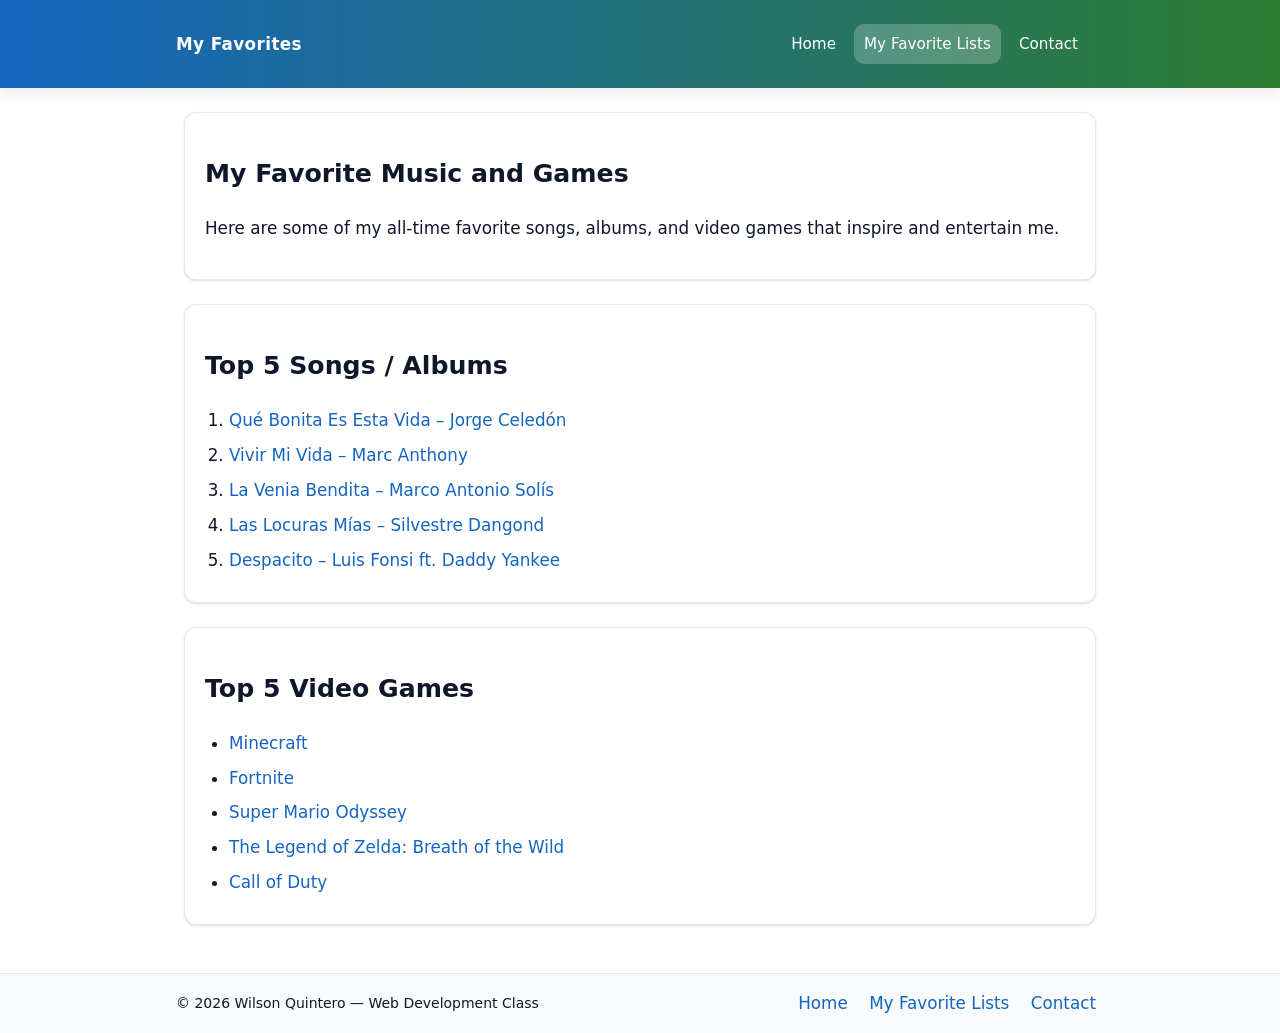
<file: fav-lists.html>
<!DOCTYPE html>
<html lang="en">
<head>
  <meta charset="UTF-8" />
  <meta name="viewport" content="width=device-width, initial-scale=1" />
  <title>My Favorite Lists</title>

  <!--
    ITSC-1319-301 refinements (box model, sombras, espaciado, tipografía fluida)
    • Paleta/espaciado/sombras como variables
    • Tipografía responsive con clamp()
    • Header pegajoso con gradiente y nav móvil sin JS
    • Tarjetas con elevación y ritmo consistente de secciones
    • Accesibilidad: skip link, focus visible, aria-current; enlaces externos seguros
  -->
  <style>
    :root {
      /* Palette */
      --white: #ffffff;
      --green: #2e7d32;    /* sober green */
      --blue:  #1565c0;    /* mid blue */
      --black: #0f172a;    /* very dark navy */
      --gray-50:  #f8fafc; /* bg */
      --gray-200: #e5e7eb; /* borders */
      --muted: #475569;

      /* Spacing */
      --space-1: 4px;
      --space-2: 8px;
      --space-3: 12px;
      --space-4: 16px;
      --space-5: 20px;
      --space-6: 24px;
      --space-8: 32px;

      /* Shadows */
      --shadow-sm: 0 1px 3px rgba(0,0,0,.08), 0 1px 2px rgba(0,0,0,.06);
      --shadow-md: 0 6px 14px rgba(0,0,0,.08);

      /* Radius */
      --radius: 12px;

      /* Type scale */
      --fs-sm: clamp(.9rem, 1.5vw, .95rem);
      --fs-base: clamp(1rem, 1.6vw, 1.05rem);
      --fs-h2: clamp(1.2rem, 2.2vw, 1.4rem);
      --fs-h1: clamp(1.45rem, 3vw, 1.9rem);
    }

    /* Reset */
    *, *::before, *::after { box-sizing: border-box; }
    html, body { margin: 0; padding: 0; }

    body {
      font-family: system-ui, -apple-system, Segoe UI, Roboto, Ubuntu, Cantarell, Noto Sans, Arial, sans-serif;
      color: var(--black);
      background: var(--white);
      line-height: 1.6;
      font-size: var(--fs-base);
    }

    :focus-visible { outline: 3px solid rgba(21,101,192,.5); outline-offset: 2px; border-radius: 8px; }

    .container { max-width: 960px; margin-inline: auto; padding-inline: clamp(12px, 3vw, 24px); }

    /* Skip link */
    .skip-link { position: absolute; left: -9999px; top: auto; }
    .skip-link:focus { left: 16px; top: 12px; background: var(--white); padding: 8px 12px; border-radius: 8px; box-shadow: var(--shadow-sm); }

    /* Header + Nav */
    header {
      background: linear-gradient(90deg, var(--blue), var(--green));
      color: var(--white);
      box-shadow: var(--shadow-md);
      position: sticky; top: 0; z-index: 10;
    }
    .nav { display: flex; align-items: center; justify-content: space-between; gap: var(--space-4); padding: var(--space-3) var(--space-4); }
    .brand { font-weight: 800; letter-spacing: .4px; }

    nav[aria-label="Primary"] details { position: relative; }
    nav[aria-label="Primary"] summary { list-style: none; cursor: pointer; border-radius: 10px; padding: 8px 10px; }
    nav[aria-label="Primary"] summary::-webkit-details-marker { display: none; }
    nav[aria-label="Primary"] .links { display: none; }
    nav[aria-label="Primary"] details[open] .links { display: grid; gap: 6px; position: absolute; right: 0; top: calc(100% + 6px); background: rgba(0,0,0,.25); padding: 6px; border-radius: 10px; }

    @media (min-width: 700px) {
      nav[aria-label="Primary"] details { display: none; }
      nav[aria-label="Primary"] .links { display: flex; gap: var(--space-2); }
    }

    .nav a { color: var(--white); text-decoration: none; padding: 8px 10px; border-radius: 10px; transition: background .2s ease; font-size: .95rem; }
    .nav a:hover { background: rgba(255,255,255,.15); }
    .nav a[aria-current="page"] { background: rgba(255,255,255,.22); }

    main { padding-block: var(--space-6); }
    section + section { margin-top: var(--space-6); }

    /* Cards */
    .card { background: var(--white); border: 1px solid var(--gray-200); border-radius: var(--radius); padding: var(--space-5); box-shadow: var(--shadow-sm); }

    /* Lists */
    ol, ul { margin: 0; padding-left: 24px; }
    li { margin-bottom: 8px; }

    /* Links */
    a { color: var(--blue); text-decoration: none; }
    a:hover { text-decoration: underline; }

    /* Footer */
    footer { margin-top: var(--space-6); border-top: 1px solid var(--gray-200); background: var(--gray-50); color: var(--black); }
    .footer-inner { padding: var(--space-4); display: flex; align-items: center; justify-content: space-between; gap: var(--space-3); flex-wrap: wrap; }
    .footer-nav a { color: var(--blue); text-decoration: none; padding: 6px 8px; border-radius: 8px; }
    .footer-nav a:hover { background: #e2e8f0; }

    @media (prefers-reduced-motion: reduce) {
      * { transition: none !important; }
    }
  </style>
</head>
<body>
  <a class="skip-link" href="#main">Skip to content</a>

  <!-- Header / Navigation -->
  <header>
    <div class="container nav">
      <div class="brand">My Favorites</div>
      <nav aria-label="Primary" class="nav">
        <details>
          <summary>Menu</summary>
          <div class="links">
            <a href="index.html">Home</a>
            <a href="fav-lists.html" aria-current="page">My Favorite Lists</a>
            <a href="forms.html">Contact</a>
          </div>
        </details>
        <div class="links" aria-hidden="true">
          <a href="index.html">Home</a>
          <a href="fav-lists.html" aria-current="page">My Favorite Lists</a>
          <a href="forms.html">Contact</a>
        </div>
      </nav>
    </div>
  </header>

  <!-- Main Content -->
  <main id="main" class="container">
    <section class="card">
      <h1>My Favorite Music and Games</h1>
      <p class="muted">Here are some of my all-time favorite songs, albums, and video games that inspire and entertain me.</p>
    </section>

    <section class="card">
      <h2>Top 5 Songs / Albums</h2>
      <ol>
        <li><a href="https://www.youtube.com/watch?v=BudVsICXxF8" target="_blank" rel="noopener noreferrer">Qué Bonita Es Esta Vida – Jorge Celedón</a></li>
        <li><a href="https://www.youtube.com/watch?v=YXnjy5YlDwk" target="_blank" rel="noopener noreferrer">Vivir Mi Vida – Marc Anthony</a></li>
        <li><a href="https://www.youtube.com/watch?v=lN4p0Pbc-xk" target="_blank" rel="noopener noreferrer">La Venia Bendita – Marco Antonio Solís</a></li>
        <li><a href="https://www.youtube.com/watch?v=LqKscPDW8Y0" target="_blank" rel="noopener noreferrer">Las Locuras Mías – Silvestre Dangond</a></li>
        <li><a href="https://www.youtube.com/watch?v=kJQP7kiw5Fk" target="_blank" rel="noopener noreferrer">Despacito – Luis Fonsi ft. Daddy Yankee</a></li>
      </ol>
    </section>

    <section class="card">
      <h2>Top 5 Video Games</h2>
      <ul>
        <li><a href="https://www.minecraft.net" target="_blank" rel="noopener noreferrer">Minecraft</a></li>
        <li><a href="https://www.epicgames.com/fortnite" target="_blank" rel="noopener noreferrer">Fortnite</a></li>
        <li><a href="https://www.nintendo.com/store/products/super-mario-odyssey-switch/" target="_blank" rel="noopener noreferrer">Super Mario Odyssey</a></li>
        <li><a href="https://www.nintendo.com/store/products/the-legend-of-zelda-breath-of-the-wild-switch/" target="_blank" rel="noopener noreferrer">The Legend of Zelda: Breath of the Wild</a></li>
        <li><a href="https://www.callofduty.com/" target="_blank" rel="noopener noreferrer">Call of Duty</a></li>
      </ul>
    </section>
  </main>

  <!-- Footer -->
  <footer>
    <div class="container footer-inner">
      <small>&copy; <span id="year"></span> Wilson Quintero — Web Development Class</small>
      <nav class="footer-nav" aria-label="Footer">
        <a href="index.html">Home</a>
        <a href="fav-lists.html" aria-current="page">My Favorite Lists</a>
        <a href="forms.html">Contact</a>
      </nav>
    </div>
  </footer>

  <script>
    document.getElementById('year').textContent = new Date().getFullYear();
  </script>
</body>
</html>
</file>
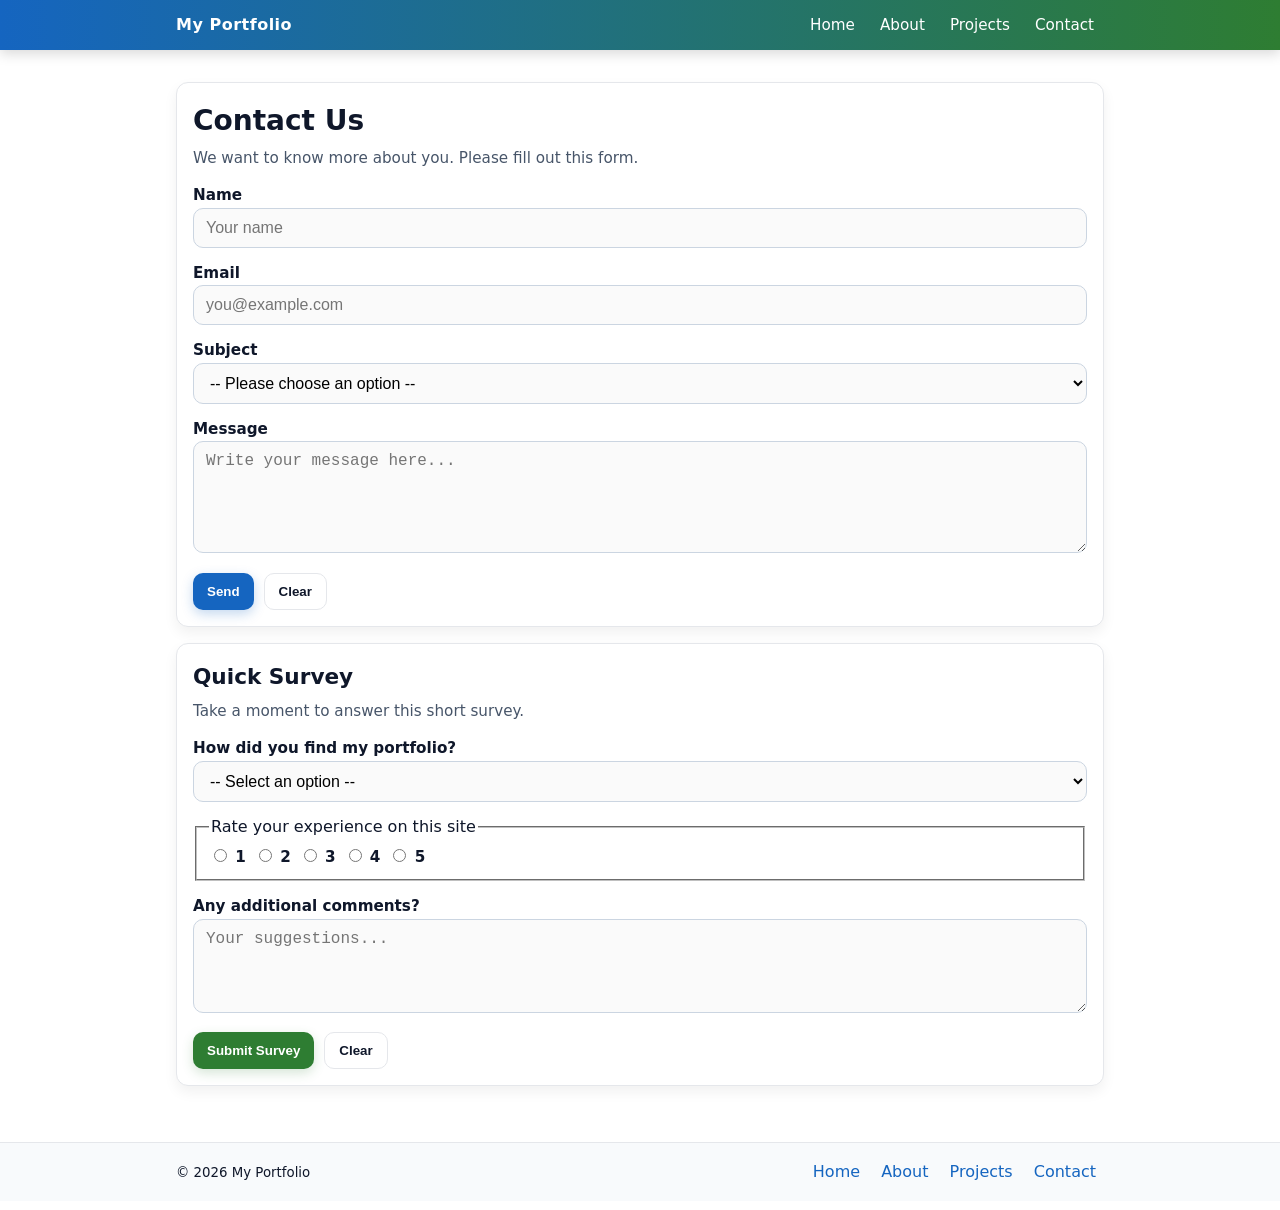
<file: forms.html>
<!DOCTYPE html>
<html lang="en">
<head>
  <meta charset="UTF-8" />
  <meta name="viewport" content="width=device-width, initial-scale=1" />
  <title>My Website | Contact & Survey</title>

  <style>
    :root {
      --white: #ffffff;
      --green: #2e7d32;
      --blue:  #1565c0;
      --black: #0f172a;
      --gray:  #e5e7eb;
    }

    *, *::before, *::after { box-sizing: border-box; }
    html, body { margin: 0; padding: 0; }

    body {
      font-family: system-ui, -apple-system, Segoe UI, Roboto, Ubuntu, Cantarell, Noto Sans, Arial;
      color: var(--black);
      background: var(--white);
      line-height: 1.6;
    }

    .container {
      max-width: 960px;
      margin: 0 auto;
      padding: 16px;
    }

    header {
      background: linear-gradient(90deg, var(--blue), var(--green));
      color: var(--white);
      box-shadow: 0 4px 12px rgba(0,0,0,0.15);
      position: sticky;
      top: 0;
      z-index: 10;
    }
    .nav {
      display: flex;
      align-items: center;
      justify-content: space-between;
      gap: 16px;
      padding: 12px 16px;
    }
    .brand { font-weight: 700; letter-spacing: 0.5px; }
    .nav a {
      color: var(--white);
      text-decoration: none;
      padding: 8px 10px;
      border-radius: 8px;
      transition: background 0.2s ease;
      font-size: 0.95rem;
    }
    .nav a:hover { background: rgba(255,255,255,0.15); }

    h1, h2 { line-height: 1.25; margin: 0 0 12px 0; }
    h1 { font-size: clamp(1.35rem, 2.5vw, 1.75rem); }
    h2 { font-size: clamp(1.15rem, 2vw, 1.35rem); }
    p  { margin: 0 0 12px 0; font-size: 1rem; }

    .card {
      background: var(--white);
      border: 1px solid var(--gray);
      border-radius: 12px;
      padding: 16px;
      margin: 16px 0;
      box-shadow: 0 6px 14px rgba(0,0,0,0.06);
    }

    form {
      display: grid;
      gap: 12px;
    }
    label { font-weight: 600; font-size: 0.95rem; }

    input[type="text"],
    input[type="email"],
    select,
    textarea {
      width: 100%;
      padding: 10px 12px;
      border: 1px solid #cbd5e1;
      border-radius: 10px;
      font-size: 1rem;
      outline: none;
      background: #fafafa;
      transition: box-shadow 0.2s ease, border-color 0.2s ease;
    }
    input:focus,
    select:focus,
    textarea:focus {
      border-color: var(--blue);
      box-shadow: 0 0 0 4px rgba(21, 101, 192, 0.12);
      background: var(--white);
    }

    .inline { display: flex; align-items: center; gap: 8px; flex-wrap: wrap; }

    .btns { display: flex; gap: 10px; flex-wrap: wrap; }
    .btn {
      appearance: none;
      border: none;
      border-radius: 10px;
      padding: 10px 14px;
      font-weight: 600;
      cursor: pointer;
      transition: transform 0.05s ease, box-shadow 0.2s ease;
    }
    .btn-primary { background: var(--blue); color: var(--white); box-shadow: 0 4px 12px rgba(21, 101, 192, 0.25); }
    .btn-secondary { background: var(--green); color: var(--white); box-shadow: 0 4px 12px rgba(46, 125, 50, 0.2); }
    .btn-ghost { background: var(--white); color: var(--black); border: 1px solid var(--gray); }
    .btn:hover { filter: brightness(1.02); }
    .btn:active { transform: translateY(1px); }

    footer {
      margin-top: 24px;
      border-top: 1px solid var(--gray);
      background: #f8fafc;
      color: var(--black);
    }
    .footer-inner {
      padding: 16px;
      display: flex;
      align-items: center;
      justify-content: space-between;
      gap: 12px;
      flex-wrap: wrap;
    }
    .footer-nav a { color: var(--blue); text-decoration: none; padding: 6px 8px; border-radius: 8px; }
    .footer-nav a:hover { background: #e2e8f0; }

    .muted { color: #475569; font-size: 0.95rem; }
    .section-title { margin-top: 4px; margin-bottom: 8px; }
  </style>
</head>
<body>
  <header>
    <div class="container nav">
      <div class="brand">My Portfolio</div>
      <nav class="nav-links">
        <a href="/index.html">Home</a>
        <a href="/about.html">About</a>
        <a href="Luigis_Pizza.html">Projects</a>
        <a href="#contact">Contact</a>
      </nav>
    </div>
  </header>

  <main class="container">
    <section class="card" id="contact">
      <h1 class="section-title">Contact Us</h1>
      <p class="muted">We want to know more about you. Please fill out this form.</p>

      <form action="#" method="GET" aria-label="Contact form">
        <div>
          <label for="name">Name</label>
          <input type="text" id="name" name="name" placeholder="Your name" />
        </div>

        <div>
          <label for="email">Email</label>
          <input type="email" id="email" name="email" placeholder="you@example.com" />
        </div>

        <div>
          <label for="subject">Subject</label>
          <select id="subject" name="subject">
            <option value="">-- Please choose an option --</option>
            <option value="general">General Inquiry</option>
            <option value="collab">Collaboration</option>
            <option value="feedback">Feedback</option>
            <option value="other">Other</option>
          </select>
        </div>

        <div>
          <label for="message">Message</label>
          <textarea id="message" name="message" rows="5" placeholder="Write your message here..."></textarea>
        </div>

        <div class="btns">
          <button class="btn btn-primary" type="submit">Send</button>
          <button class="btn btn-ghost" type="reset">Clear</button>
        </div>
      </form>
    </section>

    <section class="card" id="survey">
      <h2 class="section-title">Quick Survey</h2>
      <p class="muted">Take a moment to answer this short survey.</p>

      <form action="#" method="GET" aria-label="Quick survey">
        <div>
          <label for="found">How did you find my portfolio?</label>
          <select id="found" name="found">
            <option value="">-- Select an option --</option>
            <option value="google">Google Search</option>
            <option value="social">Social Media</option>
            <option value="referral">Referral</option>
            <option value="other">Other</option>
          </select>
        </div>

        <fieldset>
          <legend>Rate your experience on this site</legend>
          <div class="inline" role="group" aria-label="Rating 1 to 5">
            <label><input type="radio" name="rating" value="1"> 1</label>
            <label><input type="radio" name="rating" value="2"> 2</label>
            <label><input type="radio" name="rating" value="3"> 3</label>
            <label><input type="radio" name="rating" value="4"> 4</label>
            <label><input type="radio" name="rating" value="5"> 5</label>
          </div>
        </fieldset>

        <div>
          <label for="comments">Any additional comments?</label>
          <textarea id="comments" name="comments" rows="4" placeholder="Your suggestions..."></textarea>
        </div>

        <div class="btns">
          <button class="btn btn-secondary" type="submit">Submit Survey</button>
          <button class="btn btn-ghost" type="reset">Clear</button>
        </div>
      </form>
    </section>
  </main>

  <footer>
    <div class="container footer-inner">
      <small>&copy; <span id="year"></span> My Portfolio</small>
      <nav class="footer-nav">
        <a href="/index.html">Home</a>
        <a href="/about.html">About</a>
        <a href="Luigis_Pizza.html">Projects</a>
        <a href="#contact">Contact</a>
      </nav>
    </div>
  </footer>

  <script>
    document.getElementById('year').textContent = new Date().getFullYear();
  </script>
</body>
</html>
</file>
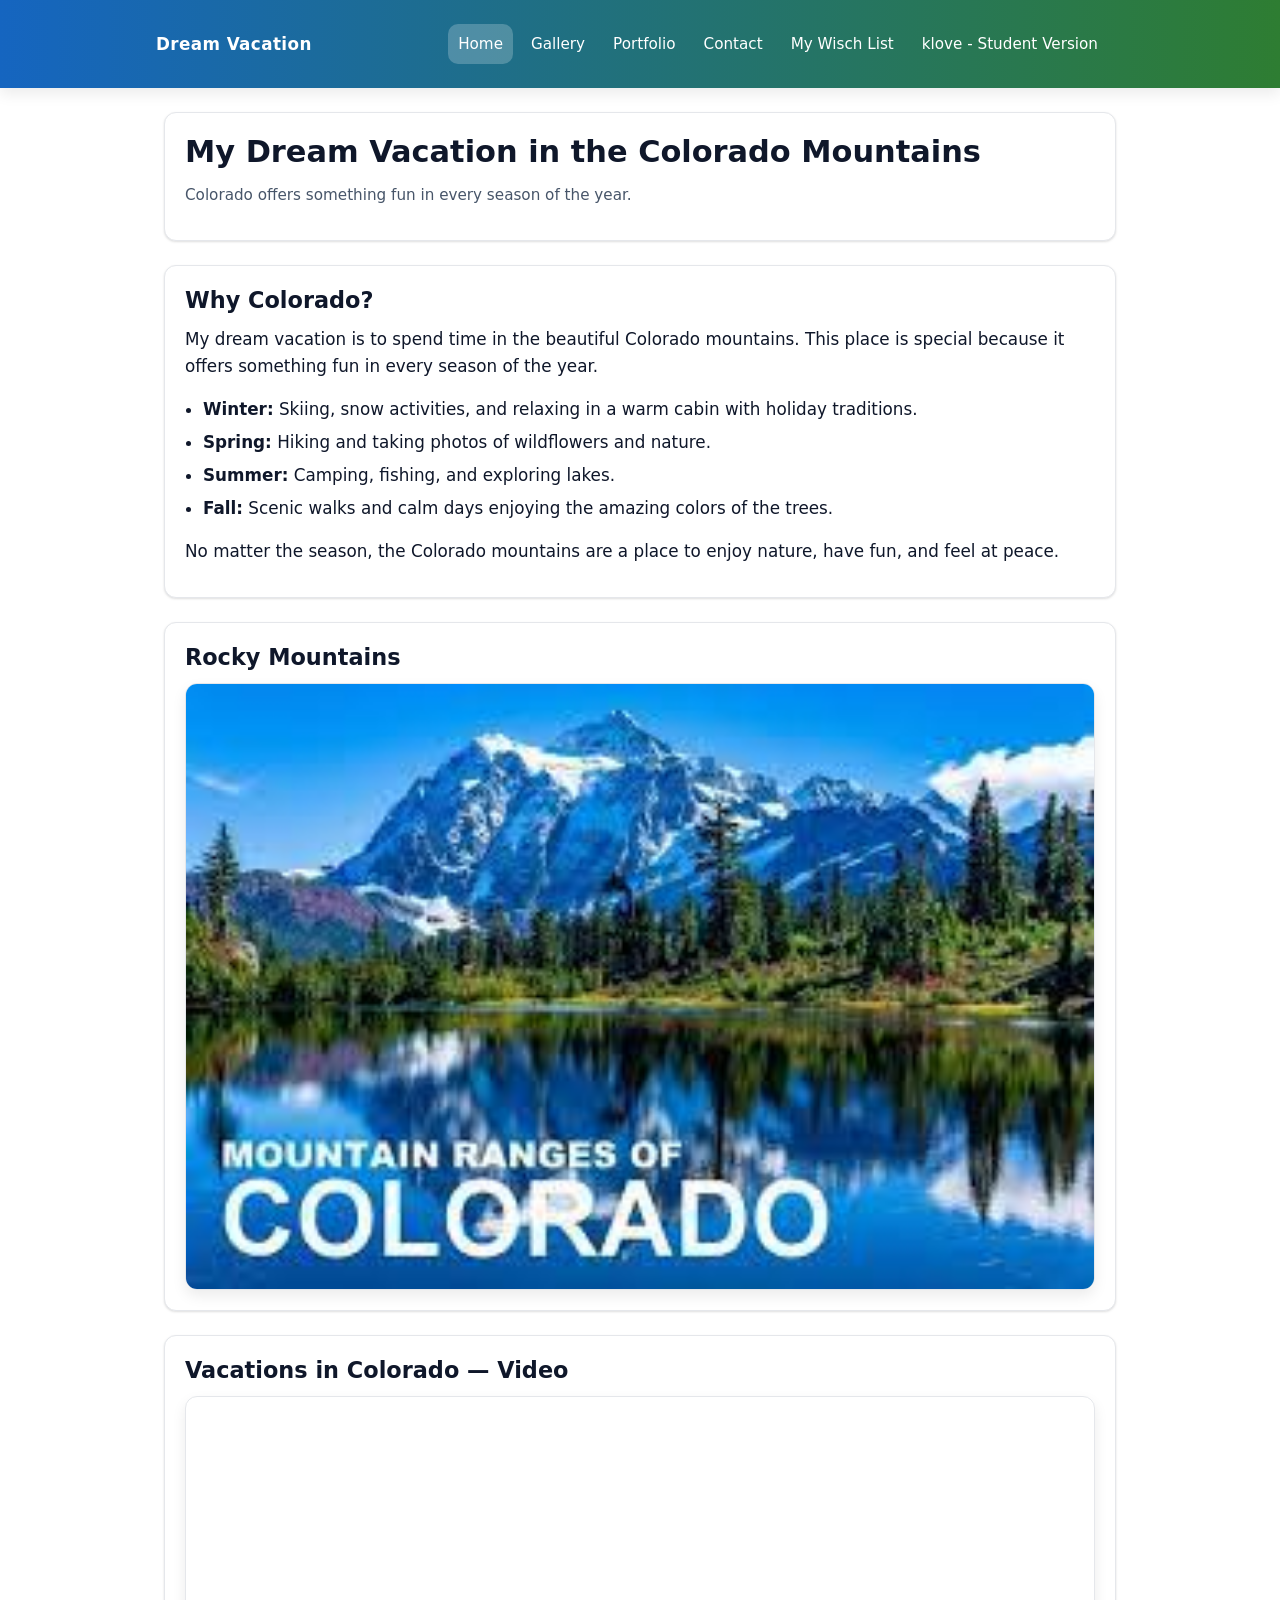
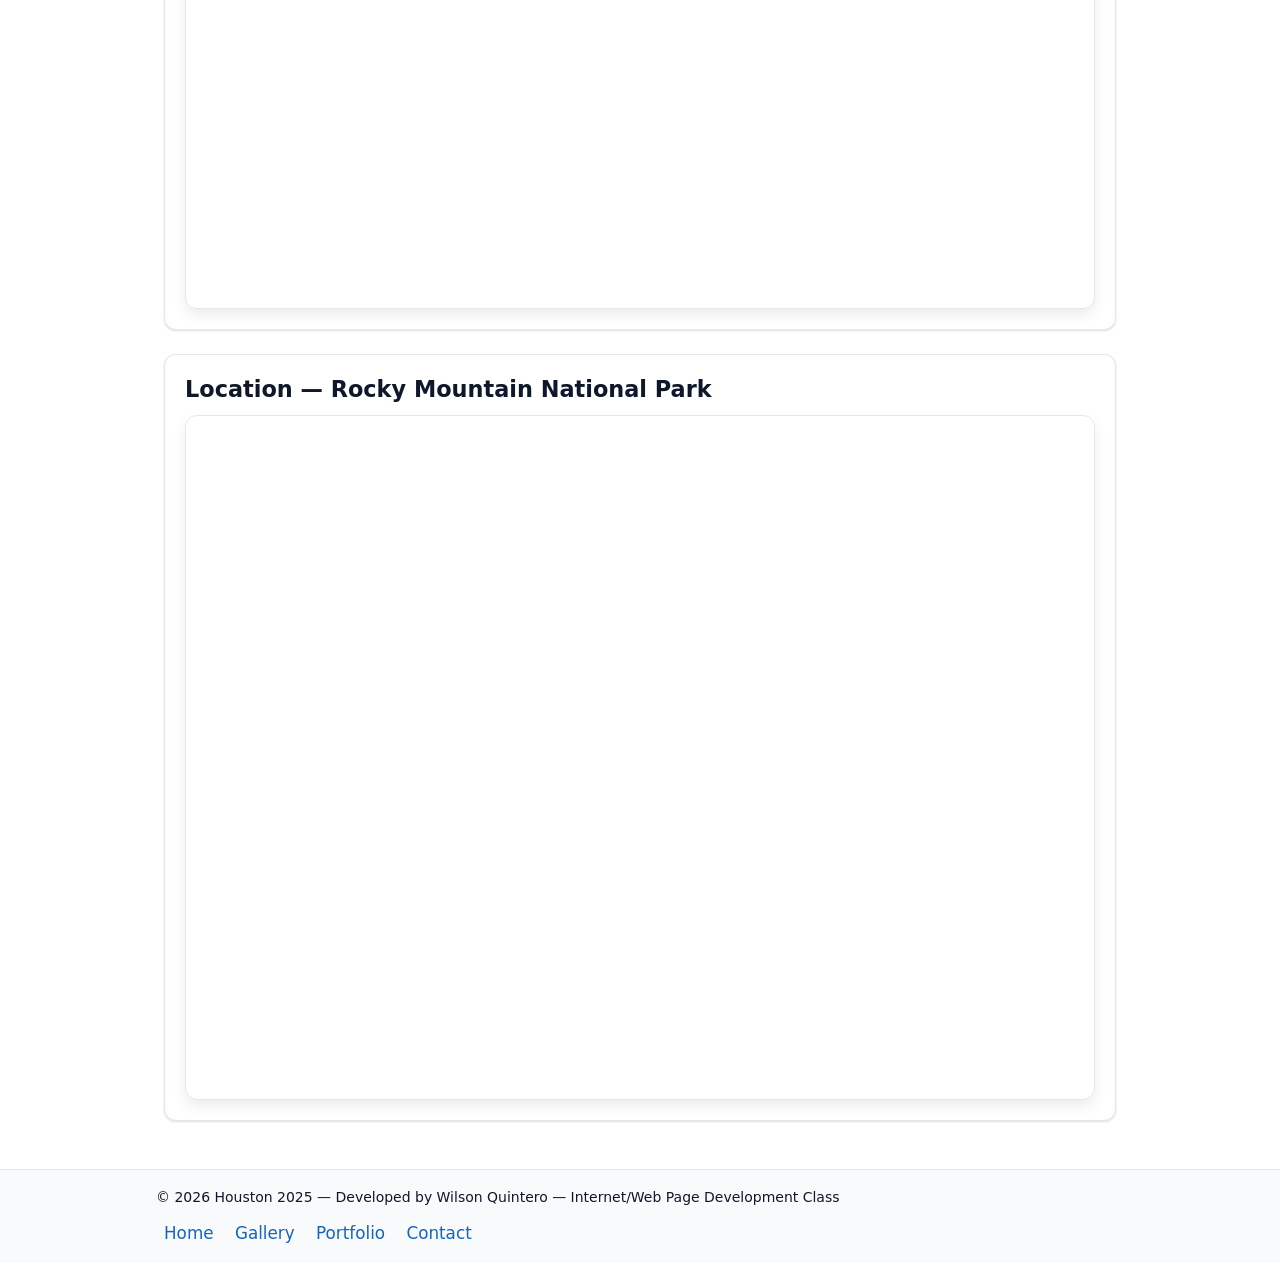
<file: index_old.html>
<!DOCTYPE html>
<html lang="en">
<head>
  <meta charset="UTF-8" />
  <meta name="viewport" content="width=device-width, initial-scale=1" />
  <title>My Dream Vacation — Colorado Mountains</title>

  <!--
    ITSC-1319-301: Box Model, Shadows, Spacing, Text Sizing
    Improvements applied:
    • Consistent spacing scale + container padding via CSS variables
    • Text sizing with clamp() for responsive type rhythm
    • Reusable card pattern with shadow tokens and hover elevation
    • Sticky gradient header with accessible focus/hover states
    • Footer nav mirrors main nav (always a way home)
    • Mobile-friendly nav (details/summary no-JS hamburger)
    • Media is responsive with rounded corners and subtle shadows
  -->
  <style>
    :root {
      /* Palette */
      --white: #ffffff;
      --green: #2e7d32;    /* sober green */
      --blue:  #1565c0;    /* mid blue */
      --black: #0f172a;    /* very dark navy/black */
      --gray-50:  #f8fafc; /* backgrounds */
      --gray-200: #e5e7eb; /* borders */
      --muted: #475569;    /* subdued text */

      /* Spacing scale */
      --space-1: 4px;
      --space-2: 8px;
      --space-3: 12px;
      --space-4: 16px;
      --space-5: 20px;
      --space-6: 24px;
      --space-8: 32px;

      /* Shadows */
      --shadow-sm: 0 1px 3px rgba(0,0,0,.08), 0 1px 2px rgba(0,0,0,.06);
      --shadow-md: 0 6px 14px rgba(0,0,0,.08);
      --shadow-lg: 0 16px 32px rgba(0,0,0,.12);

      /* Radii */
      --radius: 12px;

      /* Type scale */
      --fs-sm: clamp(.9rem, 1.5vw, .95rem);
      --fs-base: clamp(1rem, 1.6vw, 1.05rem);
      --fs-h2: clamp(1.2rem, 2.2vw, 1.4rem);
      --fs-h1: clamp(1.45rem, 3vw, 1.9rem);
    }

    /* Reset + box sizing */
    *, *::before, *::after { box-sizing: border-box; }
    html, body { margin: 0; padding: 0; }

    /* Base text */
    body {
      font-family: system-ui, -apple-system, Segoe UI, Roboto, Ubuntu, Cantarell, Noto Sans, Arial, sans-serif;
      color: var(--black);
      background: var(--white);
      line-height: 1.6;
      font-size: var(--fs-base);
    }

    /* Improve focus visibility for keyboard users */
    :focus-visible { outline: 3px solid rgba(21,101,192,.5); outline-offset: 2px; border-radius: 8px; }

    /* Layout container */
    .container { max-width: 1000px; margin-inline: auto; padding-inline: clamp(12px, 3vw, 24px); }

    /* Skip to content for a11y */
    .skip-link { position: absolute; left: -9999px; top: auto; }
    .skip-link:focus { left: 16px; top: 12px; background: var(--white); padding: 8px 12px; border-radius: 8px; box-shadow: var(--shadow-sm); }

    /* Header + nav */
    header {
      background: linear-gradient(90deg, var(--blue), var(--green));
      color: var(--white);
      box-shadow: var(--shadow-md);
      position: sticky; top: 0; z-index: 10;
    }
    .brand { font-weight: 800; letter-spacing: .4px; }

    .nav { display: flex; align-items: center; justify-content: space-between; gap: var(--space-4); padding: var(--space-3) var(--space-4); }

    /* Mobile-first nav using details/summary */
    nav[aria-label="Primary"] details {
      position: relative;
    }
    nav[aria-label="Primary"] summary {
      list-style: none; cursor: pointer; border-radius: 10px; padding: 8px 10px;
    }
    nav[aria-label="Primary"] summary::-webkit-details-marker { display: none; }
    nav[aria-label="Primary"] .links { display: none; }
    nav[aria-label="Primary"] details[open] .links { display: grid; gap: 6px; position: absolute; right: 0; top: calc(100% + 6px); background: rgba(0,0,0,.25); padding: 6px; border-radius: 10px; }

    @media (min-width: 700px) {
      nav[aria-label="Primary"] details { display: none; }
      nav[aria-label="Primary"] .links { display: flex; gap: var(--space-2); }
    }

    .nav a { color: var(--white); text-decoration: none; padding: 8px 10px; border-radius: 10px; transition: background .2s ease, transform .15s ease; font-size: .95rem; }
    .nav a:hover { background: rgba(255,255,255,.15); }
    .nav a[aria-current="page"] { background: rgba(255,255,255,.22); }

    /* Headings and text */
    h1, h2 { line-height: 1.25; margin: 0 0 var(--space-3) 0; }
    h1 { font-size: var(--fs-h1); }
    h2 { font-size: var(--fs-h2); }
    p  { margin: 0 0 var(--space-3) 0; }
    .muted { color: var(--muted); font-size: var(--fs-sm); }

    /* Section spacing rhythm */
    main { padding-block: var(--space-6); }
    section + section { margin-top: var(--space-6); }

    /* Reusable card */
    .card { background: var(--white); border: 1px solid var(--gray-200); border-radius: var(--radius); padding: var(--space-5); box-shadow: var(--shadow-sm); transition: transform .15s ease, box-shadow .15s ease; }
    .card:hover { transform: translateY(-2px); box-shadow: var(--shadow-md); }

    /* Lists */
    .list { padding-left: 18px; }
    .list li { margin-block: 6px; }

    /* Media wrappers (responsive) */
    .image-wrap { border-radius: var(--radius); overflow: hidden; border: 1px solid var(--gray-200); box-shadow: var(--shadow-md); }
    .image-wrap img { display: block; width: 100%; height: auto; }

    .ratio { position: relative; width: 100%; border-radius: var(--radius); overflow: hidden; box-shadow: var(--shadow-md); border: 1px solid var(--gray-200); }
    .ratio iframe { position: absolute; inset: 0; width: 100%; height: 100%; border: 0; }
    .ratio.r16x9 { padding-top: 56.25%; }
    .ratio.r4x3  { padding-top: 75%; }

    /* Footer */
    footer { margin-top: var(--space-6); border-top: 1px solid var(--gray-200); background: var(--gray-50); color: var(--black); }
    .footer-inner { padding: var(--space-4); display: flex; align-items: center; justify-content: space-between; gap: var(--space-3); flex-wrap: wrap; }
    .footer-nav a { color: var(--blue); text-decoration: none; padding: 6px 8px; border-radius: 8px; }
    .footer-nav a:hover { background: #e2e8f0; }

    /* Motion preferences */
    @media (prefers-reduced-motion: reduce) {
      * { transition: none !important; }
    }
  </style>
</head>
<body>
  <!-- Accessible skip link -->
  <a class="skip-link" href="#main">Skip to content</a>

  <!-- ========================= HEADER ========================= -->
  <header>
    <div class="container nav">
      <div class="brand">Dream Vacation</div>
      <nav aria-label="Primary" class="nav">
        <!-- Mobile hamburger (no JS) -->
        <details>
          <summary>Menu</summary>
          <div class="links">
            <a href="index.html" aria-current="page">Home</a>
            <a href="#gallery">Gallery</a>
            <a href="TABLE.html">Portfolio</a>
            <a href="forms.html">Contact</a>
            <a href="wisch_list.html">My Wisch List</a>
            <a href="klove_radio.html">klove - Student Version</a>
          </div>
        </details>
        <!-- Desktop links -->
        <div class="links" aria-hidden="true">
          <a href="index.html" aria-current="page">Home</a>
          <a href="#gallery">Gallery</a>
          <a href="TABLE.html">Portfolio</a>
          <a href="forms.html">Contact</a>
          <a href="wisch_list.html">My Wisch List</a>
          <a href="klove_radio.html">klove - Student Version</a>
        </div>
      </nav>
    </div>
  </header>

  <main id="main" class="container">
    <!-- ========================= INTRO ========================= -->
    <section class="card" id="intro">
      <h1>My Dream Vacation in the Colorado Mountains</h1>
      <p class="muted">Colorado offers something fun in every season of the year.</p>
    </section>

    <!-- ====================== DESCRIPTION ====================== -->
    <section class="card" id="about">
      <h2>Why Colorado?</h2>
      <p>My dream vacation is to spend time in the beautiful Colorado mountains. This place is special because it offers something fun in every season of the year.</p>
      <ul class="list">
        <li><strong>Winter:</strong> Skiing, snow activities, and relaxing in a warm cabin with holiday traditions.</li>
        <li><strong>Spring:</strong> Hiking and taking photos of wildflowers and nature.</li>
        <li><strong>Summer:</strong> Camping, fishing, and exploring lakes.</li>
        <li><strong>Fall:</strong> Scenic walks and calm days enjoying the amazing colors of the trees.</li>
      </ul>
      <p>No matter the season, the Colorado mountains are a place to enjoy nature, have fun, and feel at peace.</p>
    </section>

    <!-- ========================= IMAGE ========================= -->
    <section class="card" id="gallery">
      <h2>Rocky Mountains</h2>
      <div class="image-wrap">
        <img src="images/colorado.jpg" alt="Snowy Rocky Mountains in Colorado" width="1200" height="800" />
      </div>
    </section>

    <!-- ========================= VIDEO ========================= -->
    <section class="card" id="video">
      <h2>Vacations in Colorado — Video</h2>
      <div class="ratio r16x9">
        <iframe
          src="https://www.youtube.com/embed/SwIB-QlxNCo?start=584"
          title="YouTube video player"
          allow="accelerometer; autoplay; clipboard-write; encrypted-media; gyroscope; picture-in-picture; web-share"
          loading="lazy"
          referrerpolicy="no-referrer-when-downgrade"
          allowfullscreen>
        </iframe>
      </div>
    </section>

    <!-- ========================== MAP ========================== -->
    <section class="card" id="map">
      <h2>Location — Rocky Mountain National Park</h2>
      <div class="ratio r4x3">
        <iframe
          src="https://www.google.com/maps/embed?pb=!1m18!1m12!1m3!1d12285.595862981586!2d-105.545!3d40.3428!2m3!1f0!2f0!3f0!3m2!1i1024!2i768!4f13.1!3m3!1m2!1s0x876955a57e0ecfb5%3A0xc8b9ef6a8f12dbe6!2sRocky%20Mountain%20National%20Park!5e0!3m2!1sen!2sus!4v1694890534906!5m2!1sen!2sus"
          loading="lazy"
          referrerpolicy="no-referrer-when-downgrade"
          allowfullscreen>
        </iframe>
      </div>
    </section>
  </main>

  <!-- ========================= FOOTER ========================= -->
  <footer>
    <div class="container footer-inner">
      <small>&copy; <span id="year"></span> Houston 2025 — Developed by Wilson Quintero — Internet/Web Page Development Class</small>
      <nav class="footer-nav" aria-label="Footer">
        <a href="index.html">Home</a>
        <a href="#gallery">Gallery</a>
        <a href="TABLE.html">Portfolio</a>
        <a href="forms.html">Contact</a>
      </nav>
    </div>
  </footer>

  <script>
    // Dynamic year
    document.getElementById('year').textContent = new Date().getFullYear();
  </script>
</body>
</html>
</file>
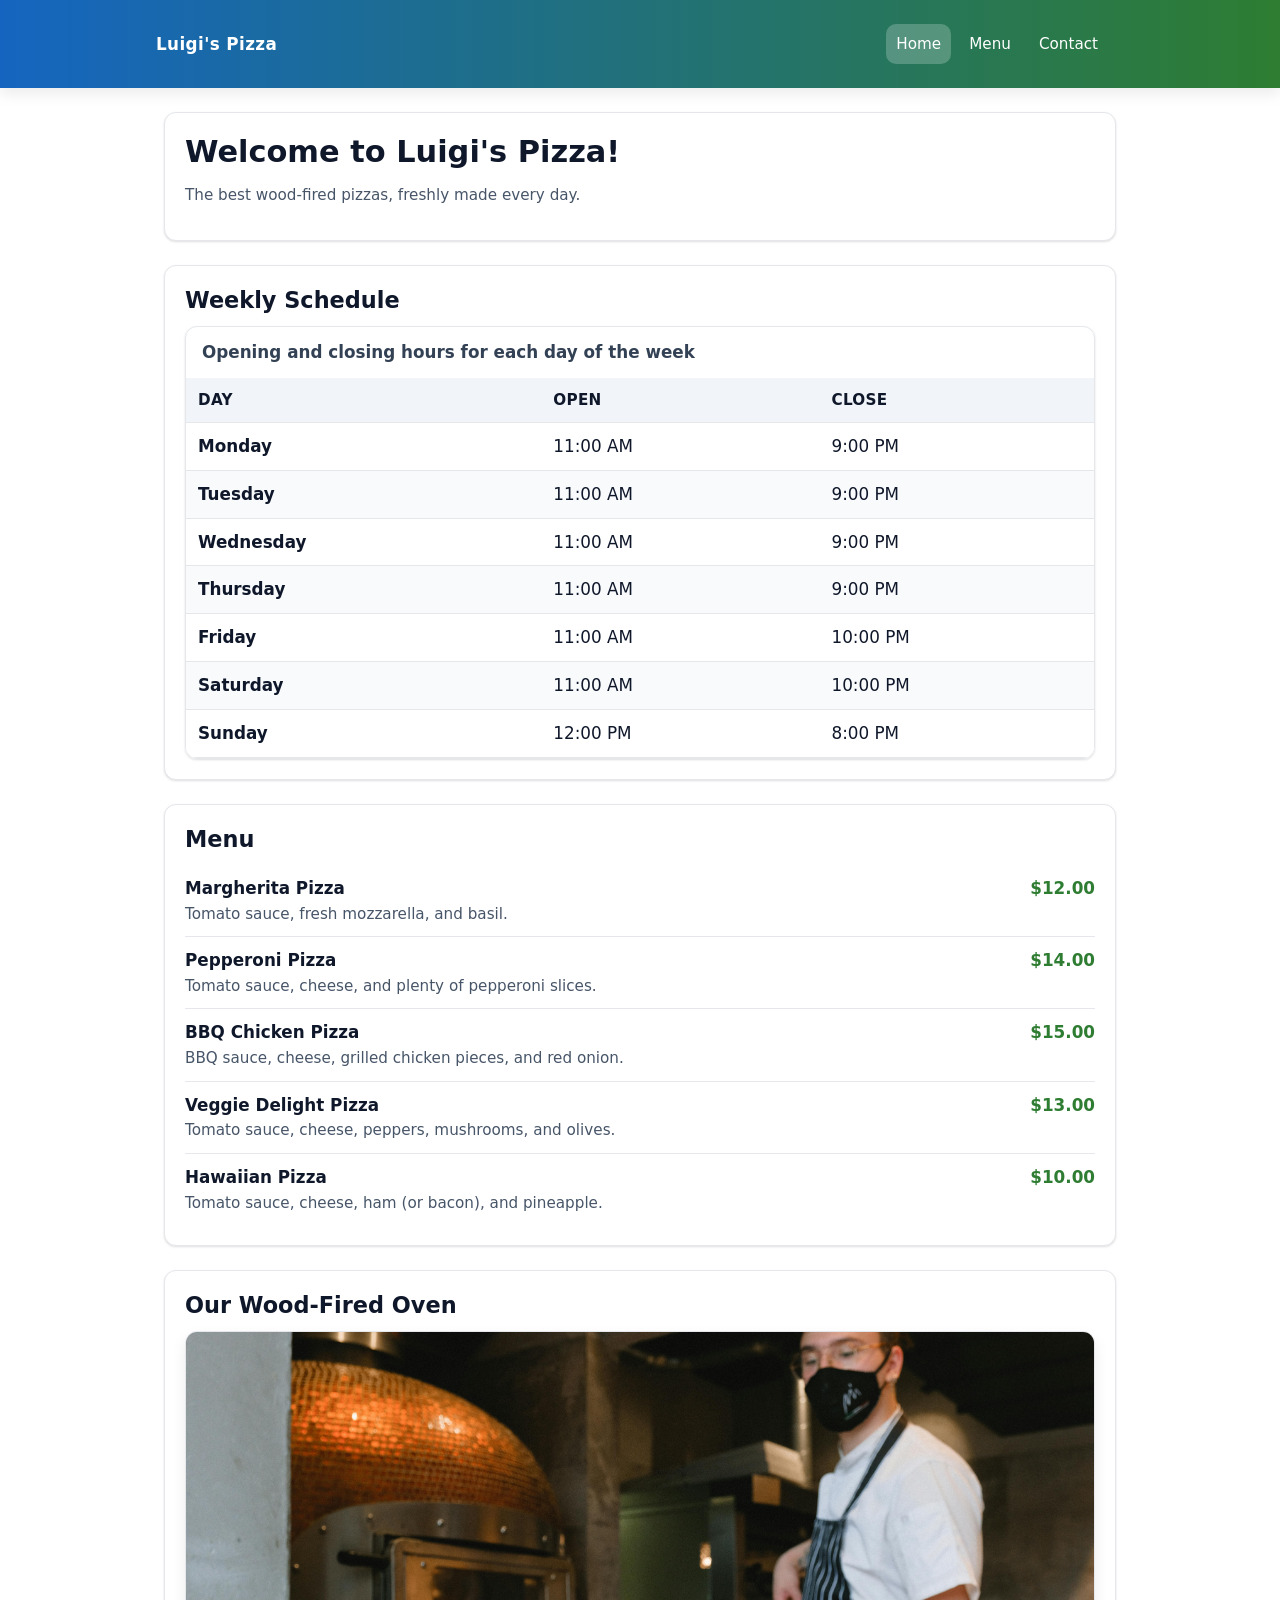
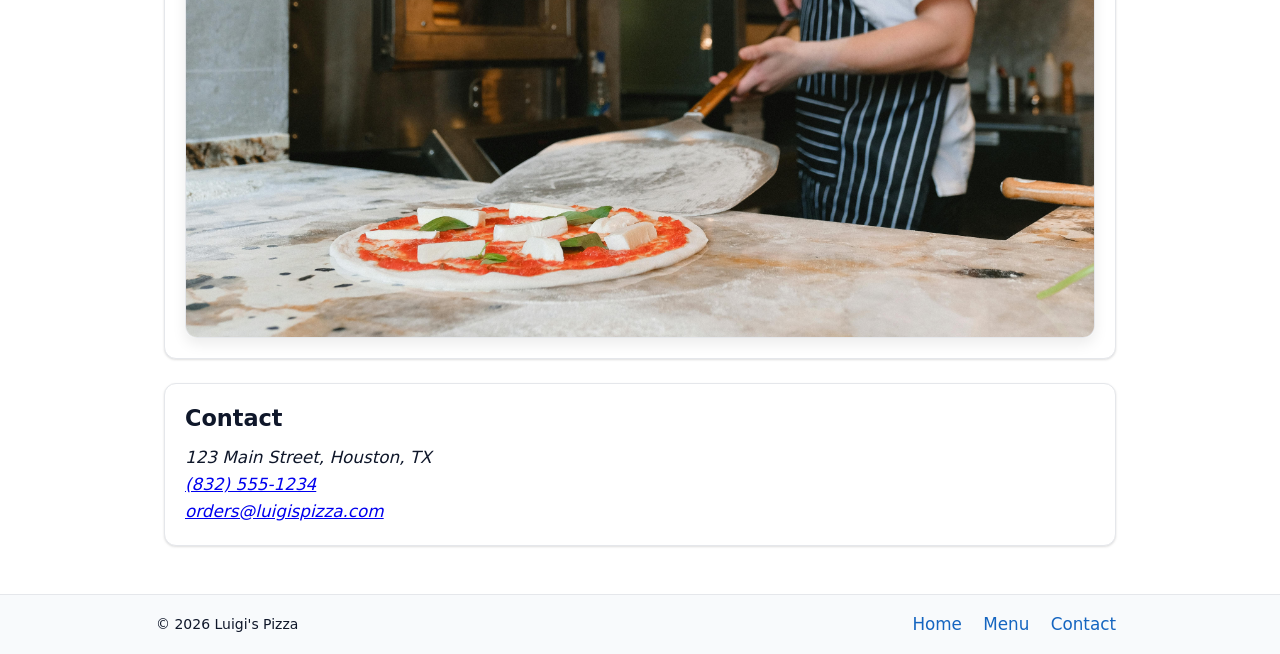
<file: Luigis_Pizza.html>
<!DOCTYPE html>
<html lang="en">
<head>
  <meta charset="UTF-8" />
  <meta name="viewport" content="width=device-width, initial-scale=1" />
  <title>Luigi's Pizza | Home</title>

  <!--
    ITSC-1319-301 refinements: box model, sombras, espaciado, tipografía fluida
    • Paleta/espaciado/sombras como variables
    • Tipografía responsive con clamp()
    • Header pegajoso con gradiente y navegación móvil sin JS
    • Tarjetas con elevación y ritmo consistente
    • Accesibilidad: skip link, focus visible, tablas con caption y scope, aria-current
  -->
  <style>
    :root {
      /* Palette */
      --white: #ffffff;
      --green: #2e7d32;
      --blue:  #1565c0;
      --black: #0f172a;
      --gray-50:  #f8fafc;
      --gray-100: #f1f5f9;
      --gray-200: #e5e7eb;
      --muted: #475569;

      /* Spacing */
      --space-2: 8px;
      --space-3: 12px;
      --space-4: 16px;
      --space-5: 20px;
      --space-6: 24px;
      --space-8: 32px;

      /* Shadows */
      --shadow-sm: 0 1px 3px rgba(0,0,0,.08), 0 1px 2px rgba(0,0,0,.06);
      --shadow-md: 0 6px 14px rgba(0,0,0,.08);

      /* Radius */
      --radius: 12px;

      /* Type scale */
      --fs-sm: clamp(.9rem, 1.5vw, .95rem);
      --fs-base: clamp(1rem, 1.6vw, 1.05rem);
      --fs-h2: clamp(1.2rem, 2.2vw, 1.4rem);
      --fs-h1: clamp(1.45rem, 3vw, 1.9rem);
    }

    *, *::before, *::after { box-sizing: border-box; }
    html, body { margin: 0; padding: 0; }

    body {
      font-family: system-ui, -apple-system, Segoe UI, Roboto, Ubuntu, Cantarell, Noto Sans, Arial, sans-serif;
      color: var(--black);
      background: var(--white);
      line-height: 1.6;
      font-size: var(--fs-base);
    }

    :focus-visible { outline: 3px solid rgba(21,101,192,.5); outline-offset: 2px; border-radius: 8px; }

    .container { max-width: 1000px; margin-inline: auto; padding-inline: clamp(12px, 3vw, 24px); }

    /* Skip link */
    .skip-link { position: absolute; left: -9999px; top: auto; }
    .skip-link:focus { left: 16px; top: 12px; background: var(--white); padding: 8px 12px; border-radius: 8px; box-shadow: var(--shadow-sm); }

    /* Header + Nav */
    header {
      background: linear-gradient(90deg, var(--blue), var(--green));
      color: var(--white);
      box-shadow: var(--shadow-md);
      position: sticky; top: 0; z-index: 10;
    }
    .nav { display: flex; align-items: center; justify-content: space-between; gap: var(--space-4); padding: var(--space-3) var(--space-4); }
    .brand { font-weight: 800; letter-spacing: .4px; }

    nav[aria-label="Primary"] details { position: relative; }
    nav[aria-label="Primary"] summary { list-style: none; cursor: pointer; border-radius: 10px; padding: 8px 10px; }
    nav[aria-label="Primary"] summary::-webkit-details-marker { display: none; }
    nav[aria-label="Primary"] .links { display: none; }
    nav[aria-label="Primary"] details[open] .links { display: grid; gap: 6px; position: absolute; right: 0; top: calc(100% + 6px); background: rgba(0,0,0,.25); padding: 6px; border-radius: 10px; }

    @media (min-width: 700px) {
      nav[aria-label="Primary"] details { display: none; }
      nav[aria-label="Primary"] .links { display: flex; gap: var(--space-2); }
    }

    .nav a { color: var(--white); text-decoration: none; padding: 8px 10px; border-radius: 10px; transition: background .2s ease; font-size: .95rem; }
    .nav a:hover { background: rgba(255,255,255,.15); }
    .nav a[aria-current="page"] { background: rgba(255,255,255,.22); }

    main { padding-block: var(--space-6); }
    section + section { margin-top: var(--space-6); }

    /* Cards */
    .card { background: var(--white); border: 1px solid var(--gray-200); border-radius: var(--radius); padding: var(--space-5); box-shadow: var(--shadow-sm); }

    /* Headings/Text */
    h1, h2 { line-height: 1.25; margin: 0 0 var(--space-3) 0; }
    h1 { font-size: var(--fs-h1); }
    h2 { font-size: var(--fs-h2); }
    p  { margin: 0 0 var(--space-3) 0; }
    .muted { color: var(--muted); font-size: var(--fs-sm); }

    /* Tables */
    .table-wrap { overflow-x: auto; border: 1px solid var(--gray-200); border-radius: var(--radius); box-shadow: var(--shadow-sm); }
    table { width: 100%; border-collapse: collapse; background: var(--white); }
    caption { text-align: left; padding: var(--space-3) var(--space-4); font-weight: 700; color: #334155; }
    thead th { background: var(--gray-100); font-weight: 700; text-transform: uppercase; letter-spacing: .02em; font-size: var(--fs-sm); }
    th, td { padding: 10px 12px; border-bottom: 1px solid var(--gray-200); text-align: left; }
    tbody tr:nth-child(even) { background: var(--gray-50); }

    /* Menu list */
    ul.menu { list-style: none; padding: 0; margin: 0; }
    .menu li { display: grid; grid-template-columns: 1fr auto; align-items: baseline; gap: 12px; padding: 10px 0; border-bottom: 1px solid var(--gray-200); }
    .menu li:last-child { border-bottom: none; }
    .dish { font-weight: 700; }
    .desc { color: var(--muted); font-size: var(--fs-sm); }
    .price { font-weight: 800; color: var(--green); }

    /* Media */
    .image-wrap { border-radius: var(--radius); overflow: hidden; border: 1px solid var(--gray-200); box-shadow: var(--shadow-md); }
    .image-wrap img { display: block; width: 100%; height: auto; }

    /* Footer */
    footer { margin-top: var(--space-6); border-top: 1px solid var(--gray-200); background: var(--gray-50); color: var(--black); }
    .footer-inner { padding: var(--space-4); display: flex; align-items: center; justify-content: space-between; gap: var(--space-3); flex-wrap: wrap; }
    .footer-nav a { color: var(--blue); text-decoration: none; padding: 6px 8px; border-radius: 8px; }
    .footer-nav a:hover { background: #e2e8f0; }

    @media (prefers-reduced-motion: reduce) {
      * { transition: none !important; }
    }
  </style>
</head>
<body>
  <a class="skip-link" href="#main">Skip to content</a>

  <header>
    <div class="container nav">
      <div class="brand">Luigi's Pizza</div>
      <nav aria-label="Primary" class="nav">
        <details>
          <summary>Menu</summary>
          <div class="links">
            <a href="index.html" aria-current="page">Home</a>
            <a href="#menu">Menu</a>
            <a href="#contact">Contact</a>
          </div>
        </details>
        <div class="links" aria-hidden="true">
          <a href="index.html" aria-current="page">Home</a>
          <a href="#menu">Menu</a>
          <a href="#contact">Contact</a>
        </div>
      </nav>
    </div>
  </header>

  <main id="main" class="container">
    <section class="card" id="intro">
      <h1>Welcome to Luigi's Pizza!</h1>
      <p class="muted">The best wood-fired pizzas, freshly made every day.</p>
    </section>

    <section class="card" id="hours">
      <h2>Weekly Schedule</h2>
      <div class="table-wrap" tabindex="0">
        <table aria-describedby="hours-caption">
          <caption id="hours-caption">Opening and closing hours for each day of the week</caption>
          <thead>
            <tr>
              <th scope="col">Day</th>
              <th scope="col">Open</th>
              <th scope="col">Close</th>
            </tr>
          </thead>
          <tbody>
            <tr><th scope="row">Monday</th><td>11:00 AM</td><td>9:00 PM</td></tr>
            <tr><th scope="row">Tuesday</th><td>11:00 AM</td><td>9:00 PM</td></tr>
            <tr><th scope="row">Wednesday</th><td>11:00 AM</td><td>9:00 PM</td></tr>
            <tr><th scope="row">Thursday</th><td>11:00 AM</td><td>9:00 PM</td></tr>
            <tr><th scope="row">Friday</th><td>11:00 AM</td><td>10:00 PM</td></tr>
            <tr><th scope="row">Saturday</th><td>11:00 AM</td><td>10:00 PM</td></tr>
            <tr><th scope="row">Sunday</th><td>12:00 PM</td><td>8:00 PM</td></tr>
          </tbody>
        </table>
      </div>
    </section>

    <section class="card" id="menu">
      <h2>Menu</h2>
      <ul class="menu">
        <li>
          <div>
            <div class="dish">Margherita Pizza</div>
            <div class="desc">Tomato sauce, fresh mozzarella, and basil.</div>
          </div>
          <div class="price">$12.00</div>
        </li>
        <li>
          <div>
            <div class="dish">Pepperoni Pizza</div>
            <div class="desc">Tomato sauce, cheese, and plenty of pepperoni slices.</div>
          </div>
          <div class="price">$14.00</div>
        </li>
        <li>
          <div>
            <div class="dish">BBQ Chicken Pizza</div>
            <div class="desc">BBQ sauce, cheese, grilled chicken pieces, and red onion.</div>
          </div>
          <div class="price">$15.00</div>
        </li>
        <li>
          <div>
            <div class="dish">Veggie Delight Pizza</div>
            <div class="desc">Tomato sauce, cheese, peppers, mushrooms, and olives.</div>
          </div>
          <div class="price">$13.00</div>
        </li>
        <li>
          <div>
            <div class="dish">Hawaiian Pizza</div>
            <div class="desc">Tomato sauce, cheese, ham (or bacon), and pineapple.</div>
          </div>
          <div class="price">$10.00</div>
        </li>
      </ul>
    </section>

    <section class="card" id="chef-image">
      <h2>Our Wood-Fired Oven</h2>
      <div class="image-wrap">
        <img src="images/chef_doing_pizza.jpg" alt="Chef making pizza" width="1200" height="720" loading="lazy">
      </div>
    </section>

    <section class="card" id="contact">
      <h2>Contact</h2>
      <address>
        123 Main Street, Houston, TX<br>
        <a href="tel:+18325551234">(832) 555-1234</a><br>
        <a href="mailto:orders@luigispizza.com?subject=Pizza%20Order">orders@luigispizza.com</a>
      </address>
    </section>
  </main>

  <footer>
    <div class="container footer-inner">
      <small>&copy; <span id="year"></span> Luigi's Pizza</small>
      <nav class="footer-nav" aria-label="Footer">
        <a href="index.html" aria-current="page">Home</a>
        <a href="#menu">Menu</a>
        <a href="#contact">Contact</a>
      </nav>
    </div>
  </footer>

  <script>
    document.getElementById('year').textContent = new Date().getFullYear();
  </script>
</body>
</html>
</file>
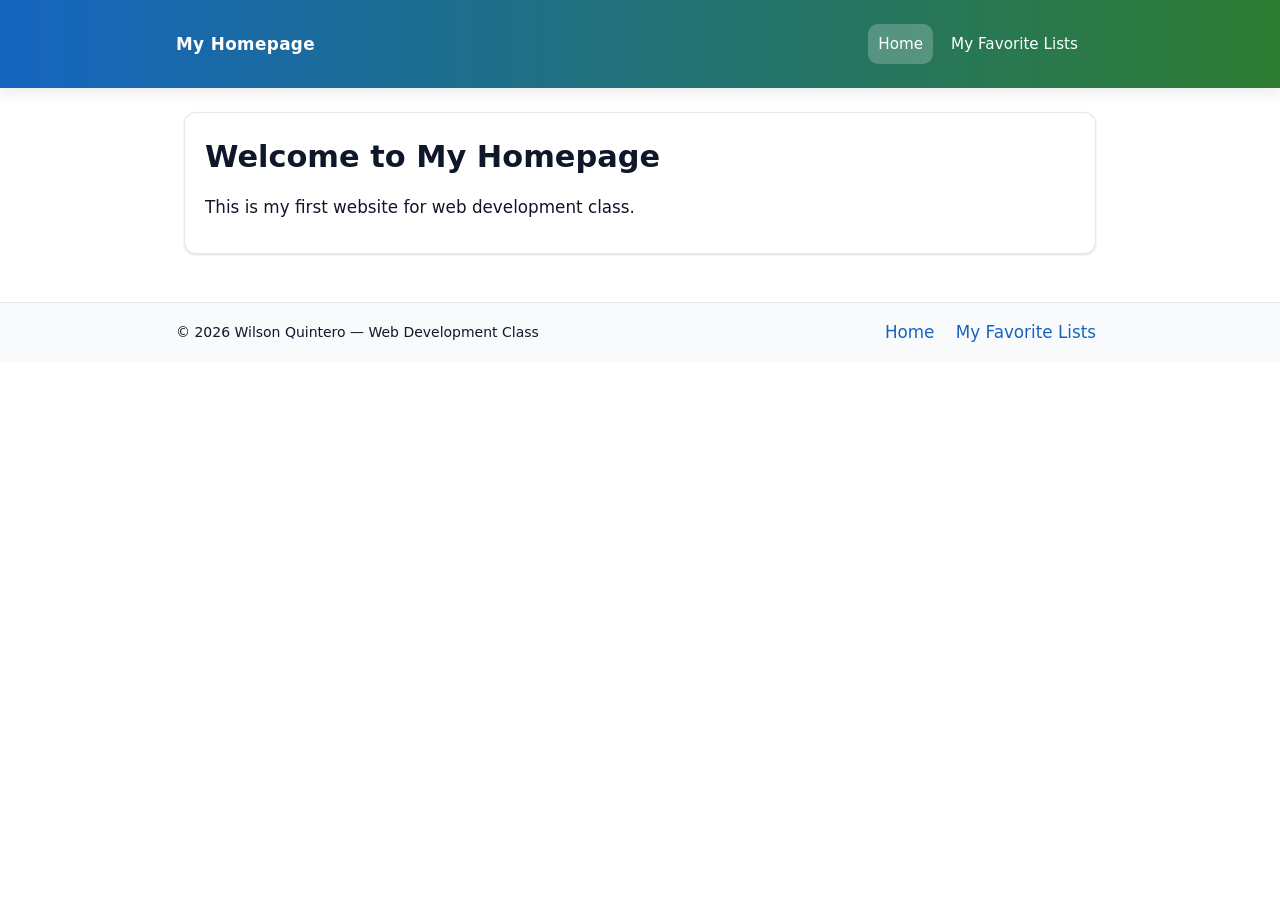
<file: portafolio.html>
<!DOCTYPE html>
<html lang="en">
<head>
  <meta charset="UTF-8" />
  <meta name="viewport" content="width=device-width, initial-scale=1" />
  <title>My Homepage — Wilson Quintero</title>

  <!--
    ITSC-1319-301 refinements (box model, sombras, espaciado, tipografía fluida)
    • Paleta/espaciado/sombras como variables
    • Tipografía responsive con clamp()
    • Header pegajoso con gradiente y nav móvil sin JS
    • Tarjetas con elevación y ritmo consistente
    • Accesibilidad: skip link, focus visible, aria-current
  -->
  <style>
    :root {
      /* Palette */
      --white: #ffffff;
      --green: #2e7d32;
      --blue:  #1565c0;
      --black: #0f172a;
      --gray-50:  #f8fafc;
      --gray-200: #e5e7eb;
      --muted: #475569;

      /* Spacing */
      --space-2: 8px;
      --space-3: 12px;
      --space-4: 16px;
      --space-5: 20px;
      --space-6: 24px;

      /* Shadows */
      --shadow-sm: 0 1px 3px rgba(0,0,0,.08), 0 1px 2px rgba(0,0,0,.06);
      --shadow-md: 0 6px 14px rgba(0,0,0,.08);

      /* Radius */
      --radius: 12px;

      /* Type scale */
      --fs-sm: clamp(.9rem, 1.5vw, .95rem);
      --fs-base: clamp(1rem, 1.6vw, 1.05rem);
      --fs-h1: clamp(1.45rem, 3vw, 1.9rem);
    }

    *, *::before, *::after { box-sizing: border-box; }
    html, body { margin: 0; padding: 0; }

    body {
      font-family: system-ui, -apple-system, Segoe UI, Roboto, Ubuntu, Cantarell, Noto Sans, Arial, sans-serif;
      color: var(--black);
      background: var(--white);
      line-height: 1.6;
      font-size: var(--fs-base);
    }

    :focus-visible { outline: 3px solid rgba(21,101,192,.5); outline-offset: 2px; border-radius: 8px; }

    .container { max-width: 960px; margin-inline: auto; padding-inline: clamp(12px, 3vw, 24px); }

    .skip-link { position: absolute; left: -9999px; top: auto; }
    .skip-link:focus { left: 16px; top: 12px; background: var(--white); padding: 8px 12px; border-radius: 8px; box-shadow: var(--shadow-sm); }

    header {
      background: linear-gradient(90deg, var(--blue), var(--green));
      color: var(--white);
      box-shadow: var(--shadow-md);
      position: sticky; top: 0; z-index: 10;
    }

    .nav { display: flex; align-items: center; justify-content: space-between; gap: var(--space-4); padding: var(--space-3) var(--space-4); }
    .brand { font-weight: 800; letter-spacing: .4px; }

    nav[aria-label="Primary"] details { position: relative; }
    nav[aria-label="Primary"] summary { list-style: none; cursor: pointer; border-radius: 10px; padding: 8px 10px; }
    nav[aria-label="Primary"] summary::-webkit-details-marker { display: none; }
    nav[aria-label="Primary"] .links { display: none; }
    nav[aria-label="Primary"] details[open] .links { display: grid; gap: 6px; position: absolute; right: 0; top: calc(100% + 6px); background: rgba(0,0,0,.25); padding: 6px; border-radius: 10px; }

    @media (min-width: 700px) {
      nav[aria-label="Primary"] details { display: none; }
      nav[aria-label="Primary"] .links { display: flex; gap: var(--space-2); }
    }

    .nav a { color: var(--white); text-decoration: none; padding: 8px 10px; border-radius: 10px; transition: background .2s ease; font-size: .95rem; }
    .nav a:hover { background: rgba(255,255,255,.15); }
    .nav a[aria-current="page"] { background: rgba(255,255,255,.22); }

    main { padding-block: var(--space-6); }
    section + section { margin-top: var(--space-6); }

    .card { background: var(--white); border: 1px solid var(--gray-200); border-radius: var(--radius); padding: var(--space-5); box-shadow: var(--shadow-sm); }

    h1 { font-size: var(--fs-h1); margin: 0 0 var(--space-3) 0; }
    p { margin: 0 0 var(--space-3) 0; }

    footer { margin-top: var(--space-6); border-top: 1px solid var(--gray-200); background: var(--gray-50); color: var(--black); }
    .footer-inner { padding: var(--space-4); display: flex; align-items: center; justify-content: space-between; gap: var(--space-3); flex-wrap: wrap; }
    .footer-nav a { color: var(--blue); text-decoration: none; padding: 6px 8px; border-radius: 8px; }
    .footer-nav a:hover { background: #e2e8f0; }
  </style>
</head>
<body>
  <a class="skip-link" href="#main">Skip to content</a>

  <header>
    <div class="container nav">
      <div class="brand">My Homepage</div>
      <nav aria-label="Primary" class="nav">
        <details>
          <summary>Menu</summary>
          <div class="links">
            <a href="index.html" aria-current="page">Home</a>
            <a href="fav-lists.html">My Favorite Lists</a>
          </div>
        </details>
        <div class="links" aria-hidden="true">
          <a href="index.html" aria-current="page">Home</a>
          <a href="fav-lists.html">My Favorite Lists</a>
        </div>
      </nav>
    </div>
  </header>

  <main id="main" class="container">
    <section class="card">
      <h1>Welcome to My Homepage</h1>
      <p class="muted">This is my first website for web development class.</p>
    </section>
  </main>

  <footer>
    <div class="container footer-inner">
      <small>&copy; <span id="year"></span> Wilson Quintero — Web Development Class</small>
      <nav class="footer-nav" aria-label="Footer">
        <a href="index.html" aria-current="page">Home</a>
        <a href="fav-lists.html">My Favorite Lists</a>
      </nav>
    </div>
  </footer>

  <script>
    document.getElementById('year').textContent = new Date().getFullYear();
  </script>
</body>
</html>
</file>
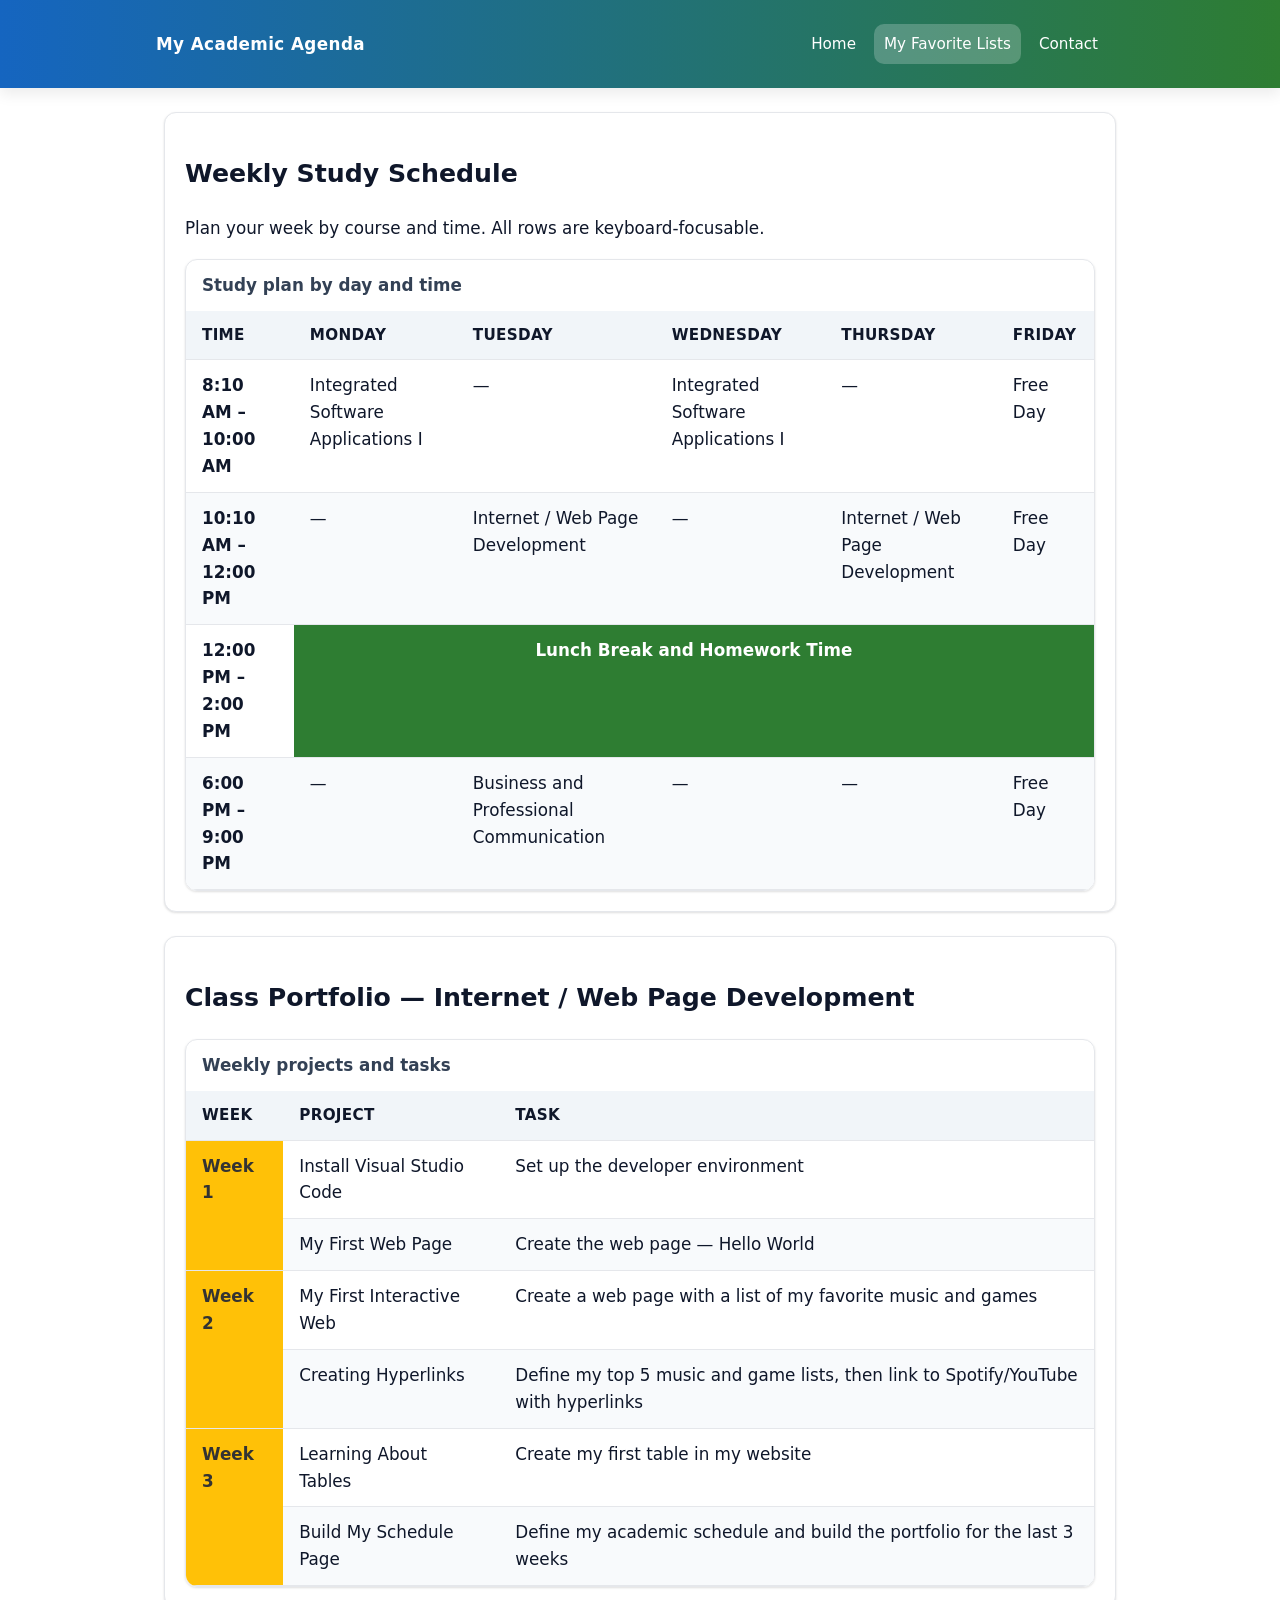
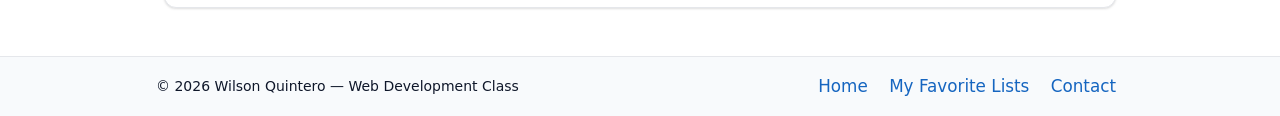
<file: TABLE.html>
<!DOCTYPE html>
<html lang="en">
<head>
  <meta charset="UTF-8" />
  <meta name="viewport" content="width=device-width, initial-scale=1" />
  <title>My Academic Agenda</title>

  <!--
    ITSC-1319-301 refinements: box model, shadows, spacing, text sizing
    • Shared palette + spacing scale via CSS variables
    • Responsive type with clamp()
    • Sticky gradient header and mirrored footer nav
    • Card layout with elevation on hover
    • Accessible, responsive tables with caption + scope
    • Mobile-friendly nav (details/summary, no JS)
  -->
  <style>
    :root {
      /* Palette */
      --white: #ffffff;
      --green: #2e7d32;    /* sober green */
      --blue:  #1565c0;    /* mid blue */
      --black: #0f172a;    /* very dark navy */
      --gray-50:  #f8fafc; /* bg */
      --gray-100: #f1f5f9; /* header cells */
      --gray-200: #e5e7eb; /* borders */
      --muted: #475569;

      /* Spacing */
      --space-1: 4px;
      --space-2: 8px;
      --space-3: 12px;
      --space-4: 16px;
      --space-5: 20px;
      --space-6: 24px;
      --space-8: 32px;

      /* Shadows */
      --shadow-sm: 0 1px 3px rgba(0,0,0,.08), 0 1px 2px rgba(0,0,0,.06);
      --shadow-md: 0 6px 14px rgba(0,0,0,.08);

      /* Radius */
      --radius: 12px;

      /* Type scale */
      --fs-sm: clamp(.9rem, 1.5vw, .95rem);
      --fs-base: clamp(1rem, 1.6vw, 1.05rem);
      --fs-h2: clamp(1.2rem, 2.2vw, 1.4rem);
      --fs-h1: clamp(1.45rem, 3vw, 1.9rem);
    }

    /* Reset + box sizing */
    *, *::before, *::after { box-sizing: border-box; }
    html, body { margin: 0; padding: 0; }

    body {
      font-family: system-ui, -apple-system, Segoe UI, Roboto, Ubuntu, Cantarell, Noto Sans, Arial, sans-serif;
      color: var(--black);
      background: var(--white);
      line-height: 1.6;
      font-size: var(--fs-base);
    }

    :focus-visible { outline: 3px solid rgba(21,101,192,.5); outline-offset: 2px; border-radius: 8px; }

    .container { max-width: 1000px; margin-inline: auto; padding-inline: clamp(12px, 3vw, 24px); }

    /* Skip link */
    .skip-link { position: absolute; left: -9999px; top: auto; }
    .skip-link:focus { left: 16px; top: 12px; background: var(--white); padding: 8px 12px; border-radius: 8px; box-shadow: var(--shadow-sm); }

    /* Header + Nav */
    header {
      background: linear-gradient(90deg, var(--blue), var(--green));
      color: var(--white);
      box-shadow: var(--shadow-md);
      position: sticky; top: 0; z-index: 10;
    }
    .nav { display: flex; align-items: center; justify-content: space-between; gap: var(--space-4); padding: var(--space-3) var(--space-4); }
    .brand { font-weight: 800; letter-spacing: .4px; }

    nav[aria-label="Primary"] details { position: relative; }
    nav[aria-label="Primary"] summary { list-style: none; cursor: pointer; border-radius: 10px; padding: 8px 10px; }
    nav[aria-label="Primary"] summary::-webkit-details-marker { display: none; }
    nav[aria-label="Primary"] .links { display: none; }
    nav[aria-label="Primary"] details[open] .links { display: grid; gap: 6px; position: absolute; right: 0; top: calc(100% + 6px); background: rgba(0,0,0,.25); padding: 6px; border-radius: 10px; }

    @media (min-width: 700px) {
      nav[aria-label="Primary"] details { display: none; }
      nav[aria-label="Primary"] .links { display: flex; gap: var(--space-2); }
    }

    .nav a { color: var(--white); text-decoration: none; padding: 8px 10px; border-radius: 10px; transition: background .2s ease; font-size: .95rem; }
    .nav a:hover { background: rgba(255,255,255,.15); }
    .nav a[aria-current="page"] { background: rgba(255,255,255,.22); }

    main { padding-block: var(--space-6); }
    section + section { margin-top: var(--space-6); }

    /* Cards */
    .card { background: var(--white); border: 1px solid var(--gray-200); border-radius: var(--radius); padding: var(--space-5); box-shadow: var(--shadow-sm); }

    /* Tables */
    .table-wrap { overflow-x: auto; border: 1px solid var(--gray-200); border-radius: var(--radius); box-shadow: var(--shadow-sm); }
    table { width: 100%; border-collapse: collapse; background: var(--white); }
    caption { text-align: left; padding: var(--space-3) var(--space-4); font-weight: 700; color: #334155; }
    thead th { background: var(--gray-100); text-transform: uppercase; letter-spacing: .02em; font-size: var(--fs-sm); }
    th, td { padding: var(--space-3) var(--space-4); border-bottom: 1px solid var(--gray-200); text-align: left; vertical-align: top; }
    tbody tr:nth-child(even) { background: var(--gray-50); }
    tbody tr:hover { background: #eef2f7; }

    .colspan-cell { background: var(--green); color: var(--white); text-align: center; font-weight: 700; }
    .rowspan-cell { background: #ffc107; color: #333; font-weight: 700; }

    /* Footer */
    footer { margin-top: var(--space-6); border-top: 1px solid var(--gray-200); background: var(--gray-50); color: var(--black); }
    .footer-inner { padding: var(--space-4); display: flex; align-items: center; justify-content: space-between; gap: var(--space-3); flex-wrap: wrap; }
    .footer-nav a { color: var(--blue); text-decoration: none; padding: 6px 8px; border-radius: 8px; }
    .footer-nav a:hover { background: #e2e8f0; }

    @media (prefers-reduced-motion: reduce) {
      * { transition: none !important; }
    }
  </style>
</head>
<body>
  <a class="skip-link" href="#main">Skip to content</a>

  <!-- Header / Navigation -->
  <header>
    <div class="container nav">
      <div class="brand">My Academic Agenda</div>
      <nav aria-label="Primary" class="nav">
        <details>
          <summary>Menu</summary>
          <div class="links">
            <a href="index.html">Home</a>
            <a href="fav-lists.html" aria-current="page">My Favorite Lists</a>
            <a href="forms.html">Contact</a>
          </div>
        </details>
        <div class="links" aria-hidden="true">
          <a href="index.html">Home</a>
          <a href="fav-lists.html" aria-current="page">My Favorite Lists</a>
          <a href="forms.html">Contact</a>
        </div>
      </nav>
    </div>
  </header>

  <!-- Weekly Study Schedule -->
  <main id="main" class="container">
    <section class="card">
      <h1>Weekly Study Schedule</h1>
      <p class="muted">Plan your week by course and time. All rows are keyboard-focusable.</p>
      <div class="table-wrap" tabindex="0">
        <table aria-describedby="schedule-desc">
          <caption id="schedule-desc">Study plan by day and time</caption>
          <thead>
            <tr>
              <th scope="col">Time</th>
              <th scope="col">Monday</th>
              <th scope="col">Tuesday</th>
              <th scope="col">Wednesday</th>
              <th scope="col">Thursday</th>
              <th scope="col">Friday</th>
            </tr>
          </thead>
          <tbody>
            <tr>
              <th scope="row">8:10 AM – 10:00 AM</th>
              <td>Integrated Software Applications I</td>
              <td>—</td>
              <td>Integrated Software Applications I</td>
              <td>—</td>
              <td>Free Day</td>
            </tr>
            <tr>
              <th scope="row">10:10 AM – 12:00 PM</th>
              <td>—</td>
              <td>Internet / Web Page Development</td>
              <td>—</td>
              <td>Internet / Web Page Development</td>
              <td>Free Day</td>
            </tr>
            <tr>
              <th scope="row">12:00 PM – 2:00 PM</th>
              <td colspan="5" class="colspan-cell">Lunch Break and Homework Time</td>
            </tr>
            <tr>
              <th scope="row">6:00 PM – 9:00 PM</th>
              <td>—</td>
              <td>Business and Professional Communication</td>
              <td>—</td>
              <td>—</td>
              <td>Free Day</td>
            </tr>
          </tbody>
        </table>
      </div>
    </section>

    <!-- Class Portfolio Table -->
    <section class="card">
      <h2>Class Portfolio — Internet / Web Page Development</h2>
      <div class="table-wrap" tabindex="0">
        <table aria-describedby="portfolio-desc">
          <caption id="portfolio-desc">Weekly projects and tasks</caption>
          <thead>
            <tr>
              <th scope="col">Week</th>
              <th scope="col">Project</th>
              <th scope="col">Task</th>
            </tr>
          </thead>
          <tbody>
            <tr>
              <th scope="rowgroup" rowspan="2" class="rowspan-cell">Week 1</th>
              <td>Install Visual Studio Code</td>
              <td>Set up the developer environment</td>
            </tr>
            <tr>
              <td>My First Web Page</td>
              <td>Create the web page — Hello World</td>
            </tr>
            <tr>
              <th scope="rowgroup" rowspan="2" class="rowspan-cell">Week 2</th>
              <td>My First Interactive Web</td>
              <td>Create a web page with a list of my favorite music and games</td>
            </tr>
            <tr>
              <td>Creating Hyperlinks</td>
              <td>Define my top 5 music and game lists, then link to Spotify/YouTube with hyperlinks</td>
            </tr>
            <tr>
              <th scope="rowgroup" rowspan="2" class="rowspan-cell">Week 3</th>
              <td>Learning About Tables</td>
              <td>Create my first table in my website</td>
            </tr>
            <tr>
              <td>Build My Schedule Page</td>
              <td>Define my academic schedule and build the portfolio for the last 3 weeks</td>
            </tr>
          </tbody>
        </table>
      </div>
    </section>
  </main>

  <!-- Footer -->
  <footer>
    <div class="container footer-inner">
      <small>&copy; <span id="year"></span> Wilson Quintero — Web Development Class</small>
      <nav class="footer-nav" aria-label="Footer">
        <a href="index.html">Home</a>
        <a href="fav-lists.html">My Favorite Lists</a>
        <a href="forms.html">Contact</a>
      </nav>
    </div>
  </footer>

  <script>
    document.getElementById('year').textContent = new Date().getFullYear();
  </script>
</body>
</html>
</file>
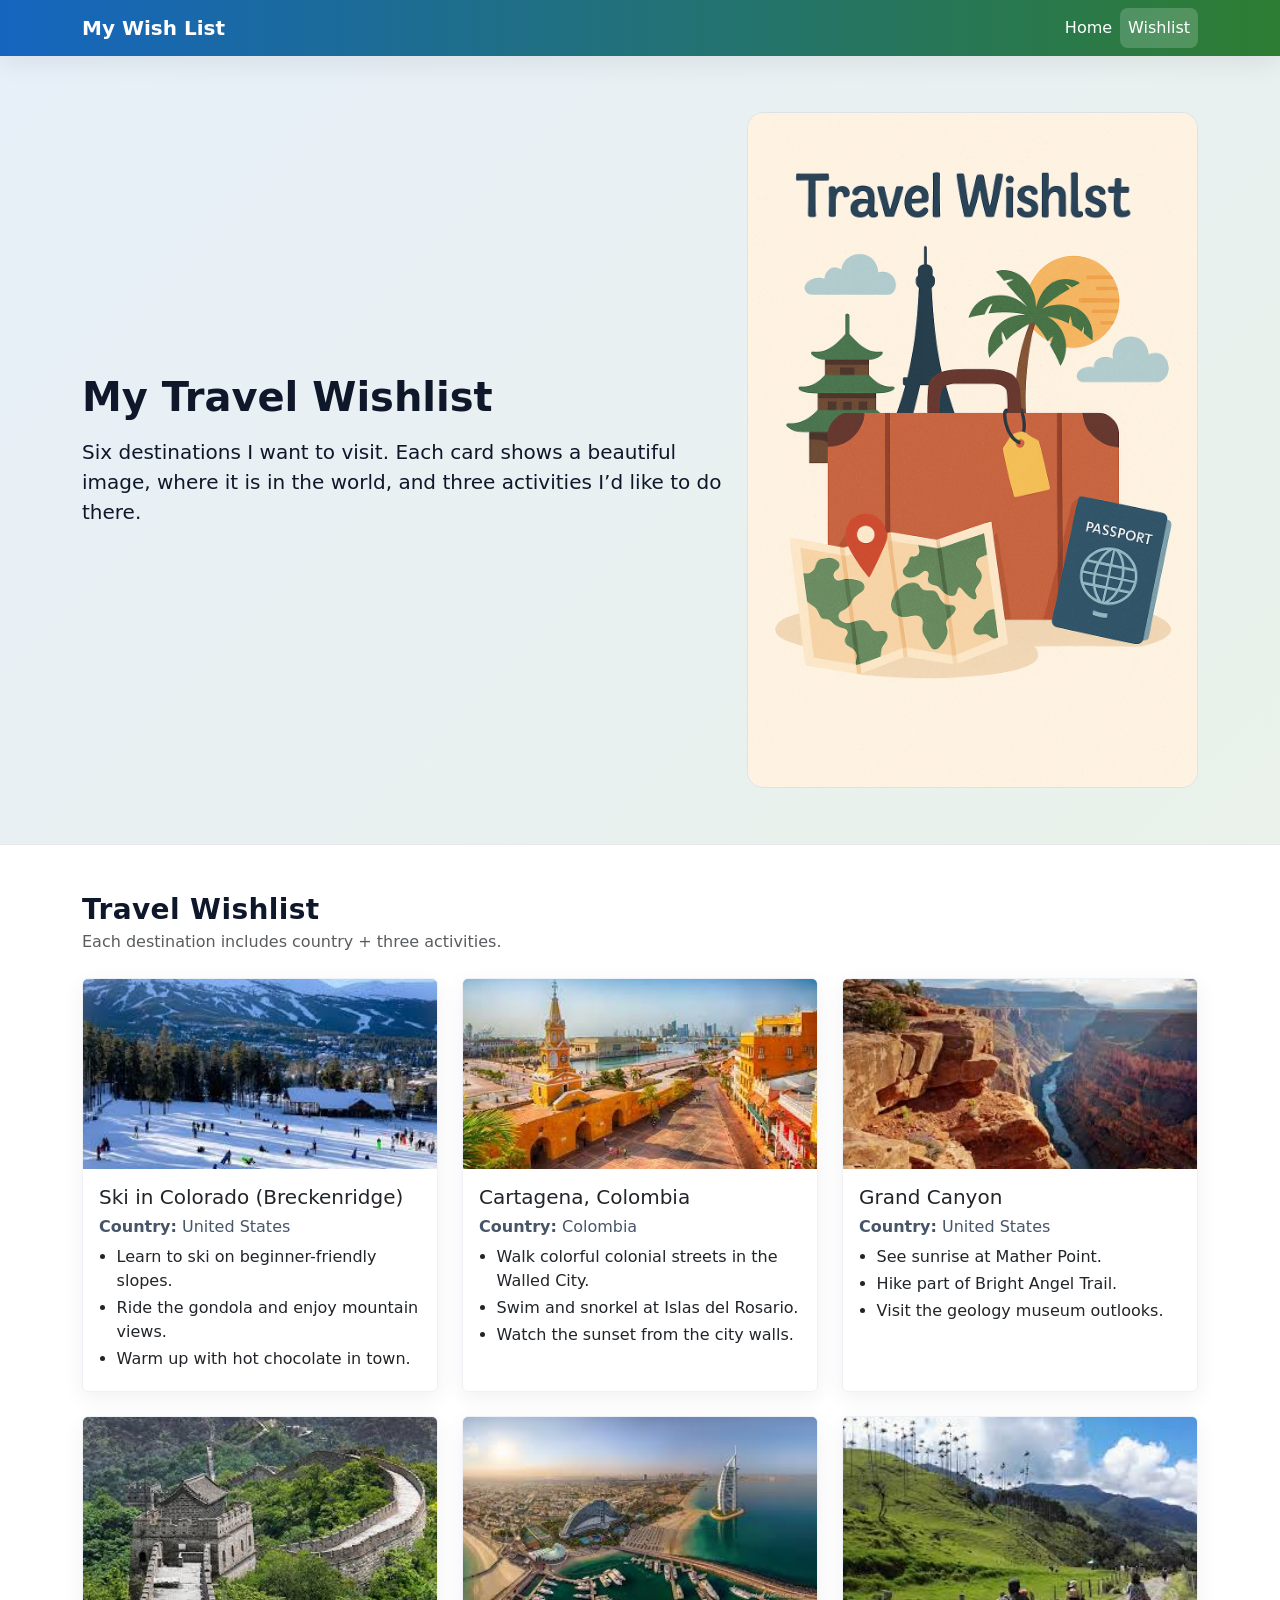
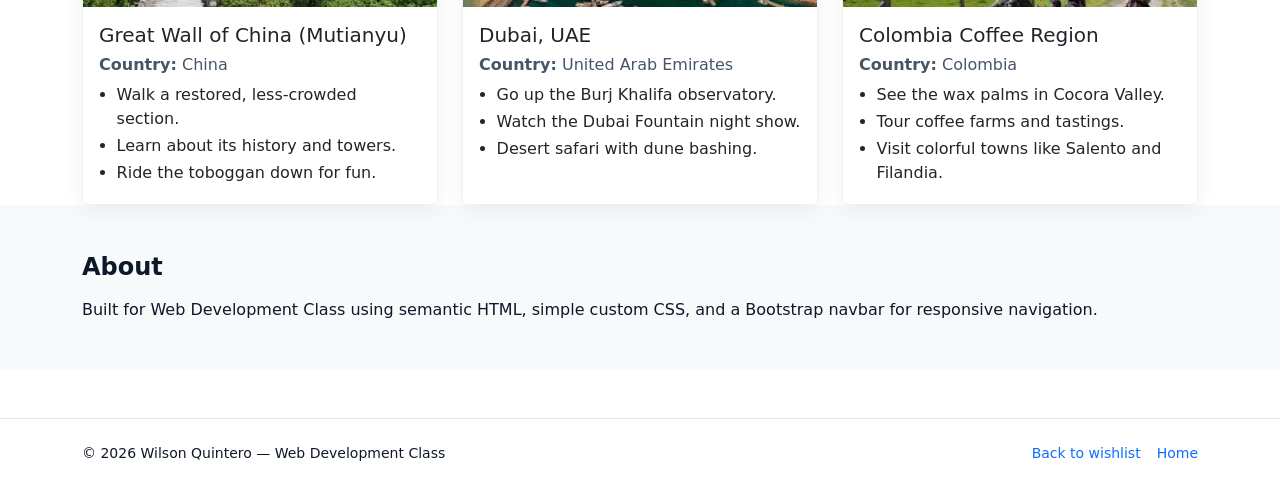
<file: wisch_list.html>
<!DOCTYPE html>
<html lang="en">
<head>
  <meta charset="UTF-8" />
  <meta name="viewport" content="width=device-width, initial-scale=1" />
  <title>Travel Wishlist</title>

  <!-- Bootstrap 5 (Navbar component used) -->
  <link href="https://cdn.jsdelivr.net/npm/bootstrap@5.3.3/dist/css/bootstrap.min.css" rel="stylesheet" />

  <!-- Custom CSS (simple, readable) -->
  <style>
    :root{
      --white:#ffffff; --green:#2e7d32; --blue:#1565c0; --black:#0f172a; --gray:#e5e7eb; --muted:#475569;
    }
    body{font-family:system-ui, -apple-system, Segoe UI, Roboto, Helvetica, Arial, sans-serif; color:var(--black)}
    .navbar{box-shadow:0 10px 24px rgba(0,0,0,.06); background:linear-gradient(90deg,var(--blue),var(--green));}
    .navbar .nav-link, .navbar .navbar-brand{color:#fff !important}
    .navbar .nav-link[aria-current="page"]{background:rgba(255,255,255,.18); border-radius:.5rem}

    .hero{background:linear-gradient(135deg, rgba(21,101,192,.10), rgba(46,125,50,.10)); border-bottom:1px solid var(--gray)}
    .card{border:1px solid #eef2f7; box-shadow:0 6px 22px rgba(0,0,0,.06)}
    .card img{height:190px; object-fit:cover}
    .section-title{letter-spacing:.4px}
    .country{margin:.4rem 0 .35rem;color:var(--muted)}
    .reasons{margin:0; padding-left:1.1rem}
    .reasons li{margin:.2rem 0}
    footer{border-top:1px solid var(--gray)}
  </style>
</head>
<body>
  <!-- ================= Header (Bootstrap Navbar) ================= -->
  <header>
    <nav class="navbar navbar-expand-lg sticky-top" role="navigation" aria-label="Primary">
      <div class="container">
        <a class="navbar-brand fw-bold" href="#">My Wish List</a>
        <button class="navbar-toggler" type="button" data-bs-toggle="collapse" data-bs-target="#nav" aria-controls="nav" aria-expanded="false" aria-label="Toggle navigation">
          <span class="navbar-toggler-icon"></span>
        </button>
        <div id="nav" class="collapse navbar-collapse">
          <ul class="navbar-nav ms-auto align-items-lg-center">
            <li class="nav-item"><a class="nav-link" href="index.html">Home</a></li>
            <li class="nav-item"><a class="nav-link" aria-current="page" href="#wishlist">Wishlist</a></li>
         </ul>
        </div>
      </div>
    </nav>
  </header>

  <!-- ================= Hero ================= -->
  <section class="hero py-5">
    <div class="container py-2">
      <div class="row align-items-center g-4">
        <div class="col-lg-7">
          <!-- Badge REMOVED per your request -->
          <h1 class="display-6 fw-bold mb-3">My Travel Wishlist</h1>
          <p class="lead mb-0">Six destinations I want to visit. Each card shows a beautiful image, where it is in the world, and three activities I’d like to do there.</p>
        </div>
        <div class="col-lg-5 text-center">
          <img class="img-fluid rounded-4 border" src="images/wischlist.png" alt="Travel moodboard with map, suitcase and passport" />
        </div>
      </div>
    </div>
  </section>

  <!-- ================= Main (Semantic) ================= -->
  <main id="content" class="py-5">
    <!-- Wishlist Section -->
    <section id="wishlist" aria-labelledby="wishlist-title">
      <div class="container">
        <div class="d-flex justify-content-between align-items-end mb-4">
          <div>
            <h2 id="wishlist-title" class="section-title h3 fw-bold mb-1">Travel Wishlist</h2>
            <p class="text-muted mb-0">Each destination includes country + three activities.</p>
          </div>
        </div>

        <div class="row g-4">
          <!-- Item 1: Colorado (Breckenridge) -->
          <div class="col-12 col-sm-6 col-lg-4">
            <article class="card h-100">
              <figure class="mb-0">
                <img src="images/colorado1.jpg" class="card-img-top" alt="Snowy slopes and town lights in Breckenridge, Colorado" />
              </figure>
              <div class="card-body">
                <header class="mb-1">
                  <h3 class="h5 card-title mb-0">Ski in Colorado (Breckenridge)</h3>
                </header>
                <p class="country"><strong>Country:</strong> United States</p>
                <ul class="reasons">
                  <li>Learn to ski on beginner-friendly slopes.</li>
                  <li>Ride the gondola and enjoy mountain views.</li>
                  <li>Warm up with hot chocolate in town.</li>
                </ul>
              </div>
            </article>
          </div>

          <!-- Item 2: Cartagena (Walled City) -->
          <div class="col-12 col-sm-6 col-lg-4">
            <article class="card h-100">
              <figure class="mb-0">
                <img src="images/cartagena.jpg" class="card-img-top" alt="Colorful colonial street in Cartagena's walled city" />
              </figure>
              <div class="card-body">
                <header class="mb-1">
                  <h3 class="h5 card-title mb-0">Cartagena, Colombia</h3>
                </header>
                <p class="country"><strong>Country:</strong> Colombia</p>
                <ul class="reasons">
                  <li>Walk colorful colonial streets in the Walled City.</li>
                  <li>Swim and snorkel at Islas del Rosario.</li>
                  <li>Watch the sunset from the city walls.</li>
                </ul>
              </div>
            </article>
          </div>

          <!-- Item 3: Grand Canyon (Sunrise) -->
          <div class="col-12 col-sm-6 col-lg-4">
            <article class="card h-100">
              <figure class="mb-0">
                <img src="images/grancanon.jpg" class="card-img-top" alt="Grand Canyon at sunrise with glowing cliffs" />
              </figure>
              <div class="card-body">
                <header class="mb-1">
                  <h3 class="h5 card-title mb-0">Grand Canyon</h3>
                </header>
                <p class="country"><strong>Country:</strong> United States</p>
                <ul class="reasons">
                  <li>See sunrise at Mather Point.</li>
                  <li>Hike part of Bright Angel Trail.</li>
                  <li>Visit the geology museum outlooks.</li>
                </ul>
              </div>
            </article>
          </div>

          <!-- Item 4: Great Wall (Mutianyu) -->
          <div class="col-12 col-sm-6 col-lg-4">
            <article class="card h-100">
              <figure class="mb-0">
                <img src="images/muralla.jpg" class="card-img-top" alt="Great Wall of China snaking over green hills" />
              </figure>
              <div class="card-body">
                <header class="mb-1">
                  <h3 class="h5 card-title mb-0">Great Wall of China (Mutianyu)</h3>
                </header>
                <p class="country"><strong>Country:</strong> China</p>
                <ul class="reasons">
                  <li>Walk a restored, less-crowded section.</li>
                  <li>Learn about its history and towers.</li>
                  <li>Ride the toboggan down for fun.</li>
                </ul>
              </div>
            </article>
          </div>

          <!-- Item 5: Dubai (Skyline) -->
          <div class="col-12 col-sm-6 col-lg-4">
            <article class="card h-100">
              <figure class="mb-0">
                <img src="images/dubai.jpg" class="card-img-top" alt="Dubai skyline with Burj Khalifa at dusk" />
              </figure>
              <div class="card-body">
                <header class="mb-1">
                  <h3 class="h5 card-title mb-0">Dubai, UAE</h3>
                </header>
                <p class="country"><strong>Country:</strong> United Arab Emirates</p>
                <ul class="reasons">
                  <li>Go up the Burj Khalifa observatory.</li>
                  <li>Watch the Dubai Fountain night show.</li>
                  <li>Desert safari with dune bashing.</li>
                </ul>
              </div>
            </article>
          </div>

          <!-- Item 6: Colombia Coffee Region (Cocora) -->
          <div class="col-12 col-sm-6 col-lg-4">
            <article class="card h-100">
              <figure class="mb-0">
                <img src="images/cafetero.jpg" class="card-img-top" alt="Tall wax palms in Cocora Valley, Colombia" />
              </figure>
              <div class="card-body">
                <header class="mb-1">
                  <h3 class="h5 card-title mb-0">Colombia Coffee Region</h3>
                </header>
                <p class="country"><strong>Country:</strong> Colombia</p>
                <ul class="reasons">
                  <li>See the wax palms in Cocora Valley.</li>
                  <li>Tour coffee farms and tastings.</li>
                  <li>Visit colorful towns like Salento and Filandia.</li>
                </ul>
              </div>
            </article>
          </div>
        </div>
      </div>
    </section>

    <!-- About section (short) -->
    <section id="about" class="py-5 bg-light" aria-labelledby="about-title">
      <div class="container">
        <h2 id="about-title" class="h4 fw-bold mb-3">About</h2>
        <p class="mb-0">Built for Web Development Class using semantic HTML, simple custom CSS, and a Bootstrap navbar for responsive navigation.</p>
      </div>
    </section>
  </main>

  <footer class="py-4 bg-white">
    <div class="container d-flex flex-wrap justify-content-between align-items-center gap-2">
      <span class="small">© <span id="year"></span> Wilson Quintero — Web Development Class</span>
      <div class="d-flex gap-3">
        <a href="#wishlist" class="small text-decoration-none">Back to wishlist</a>
        <a href="index.html" class="small text-decoration-none">Home</a>
      </div>
    </div>
  </footer>

  <script>
    document.getElementById('year').textContent = new Date().getFullYear();
  </script>
  <script src="https://cdn.jsdelivr.net/npm/bootstrap@5.3.3/dist/js/bootstrap.bundle.min.js"></script>
</body>
</html>
</file>
